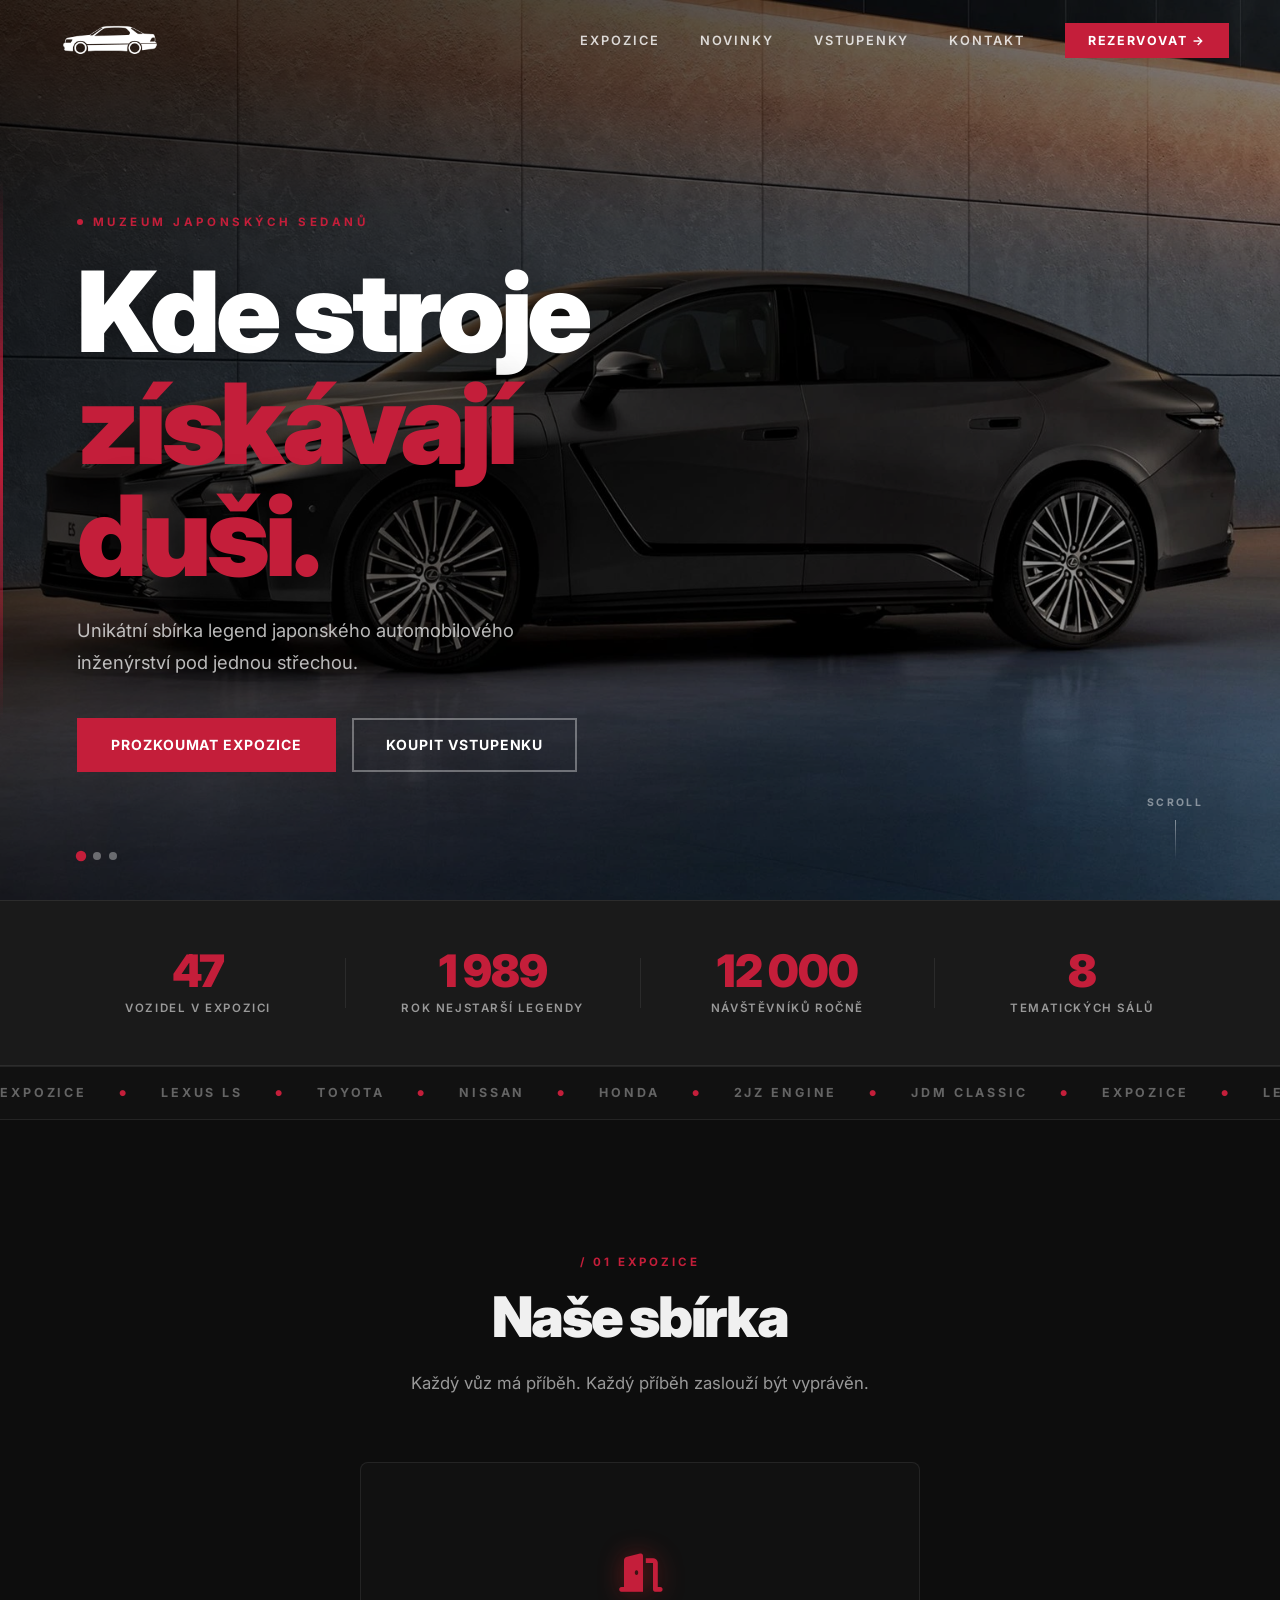
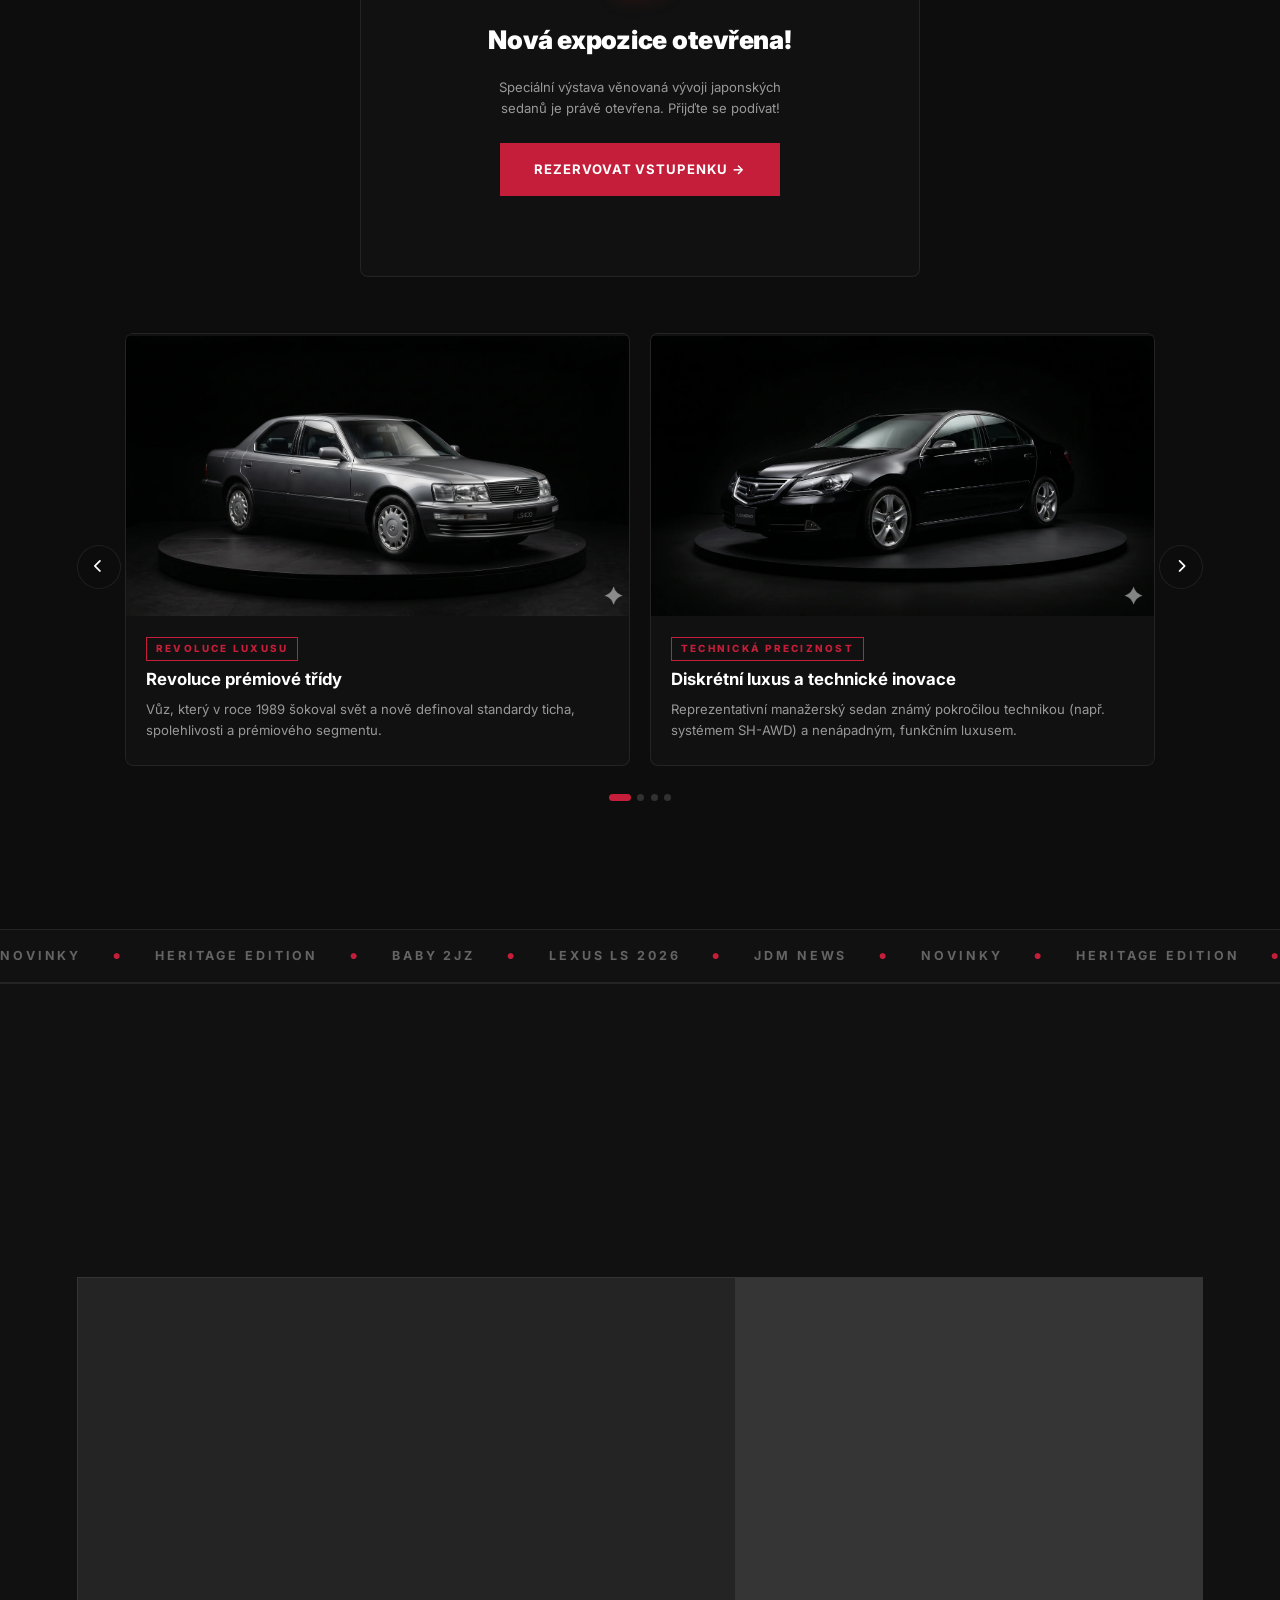
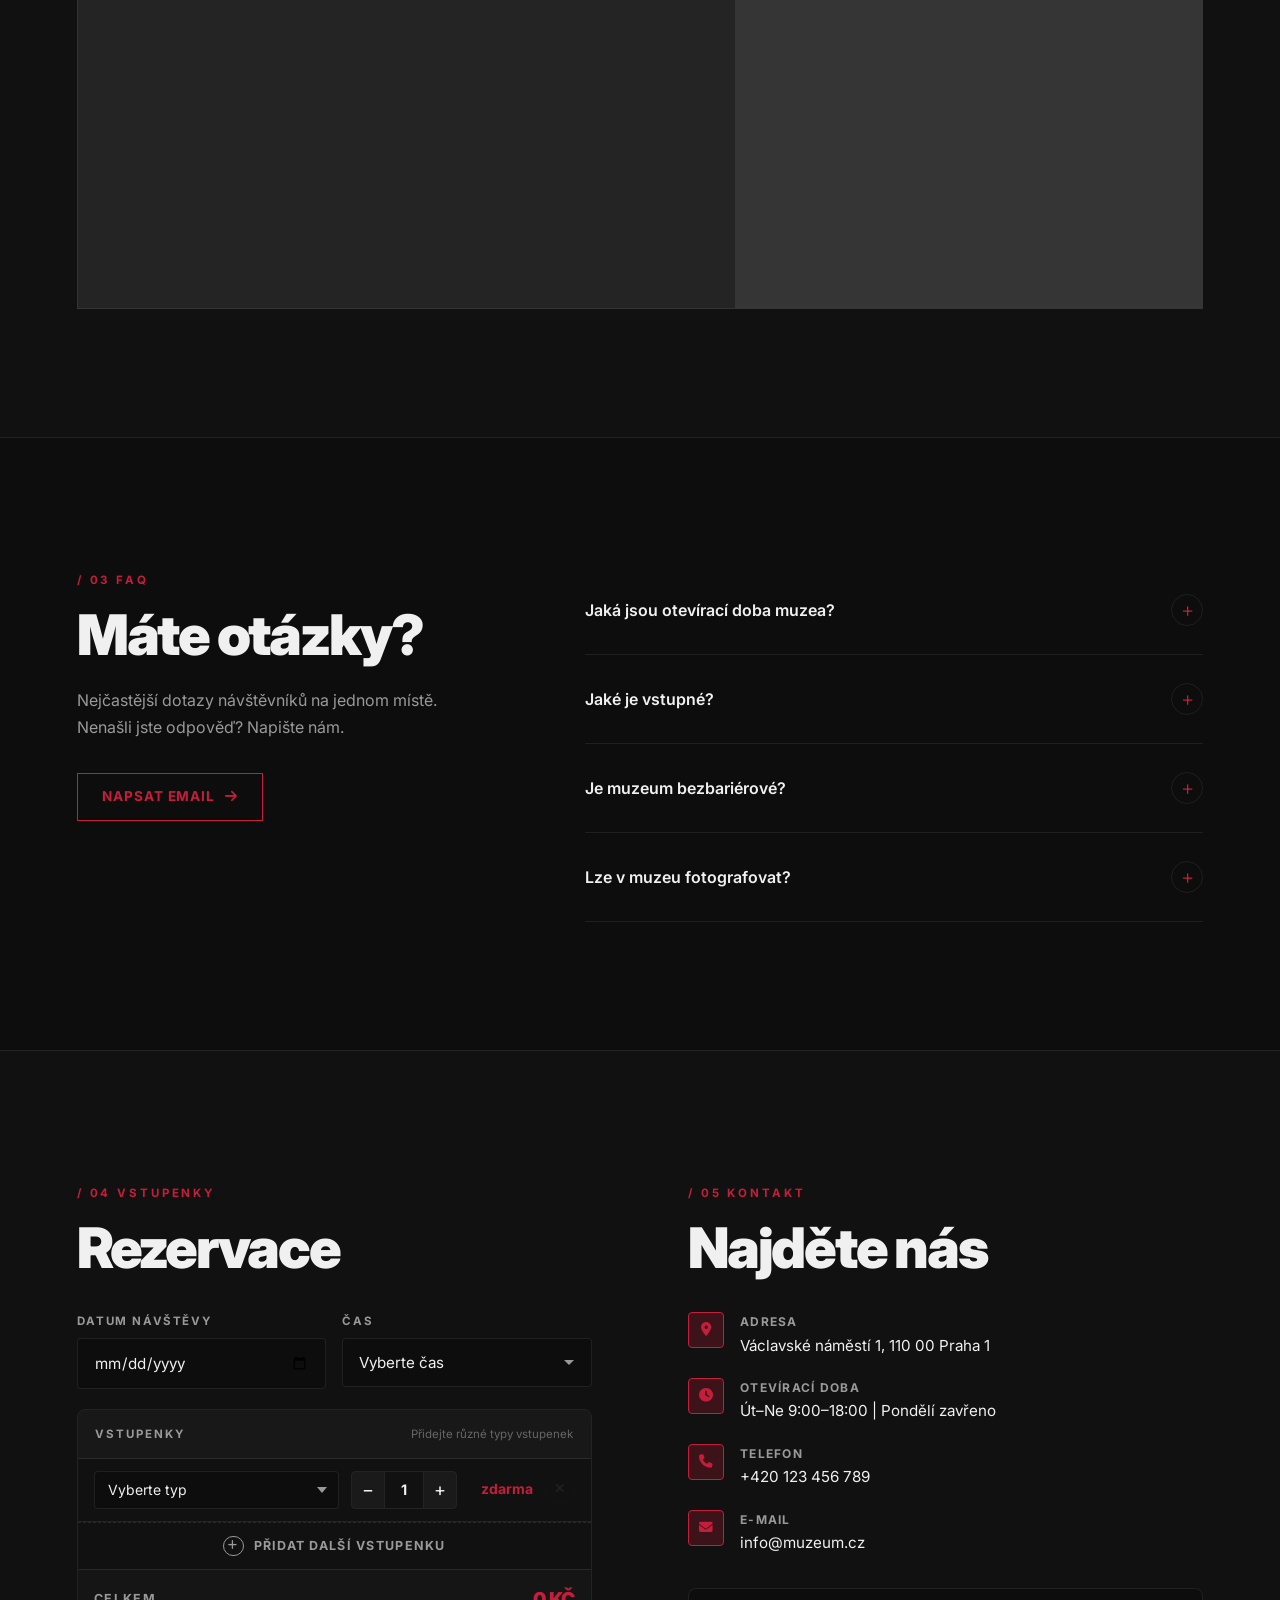
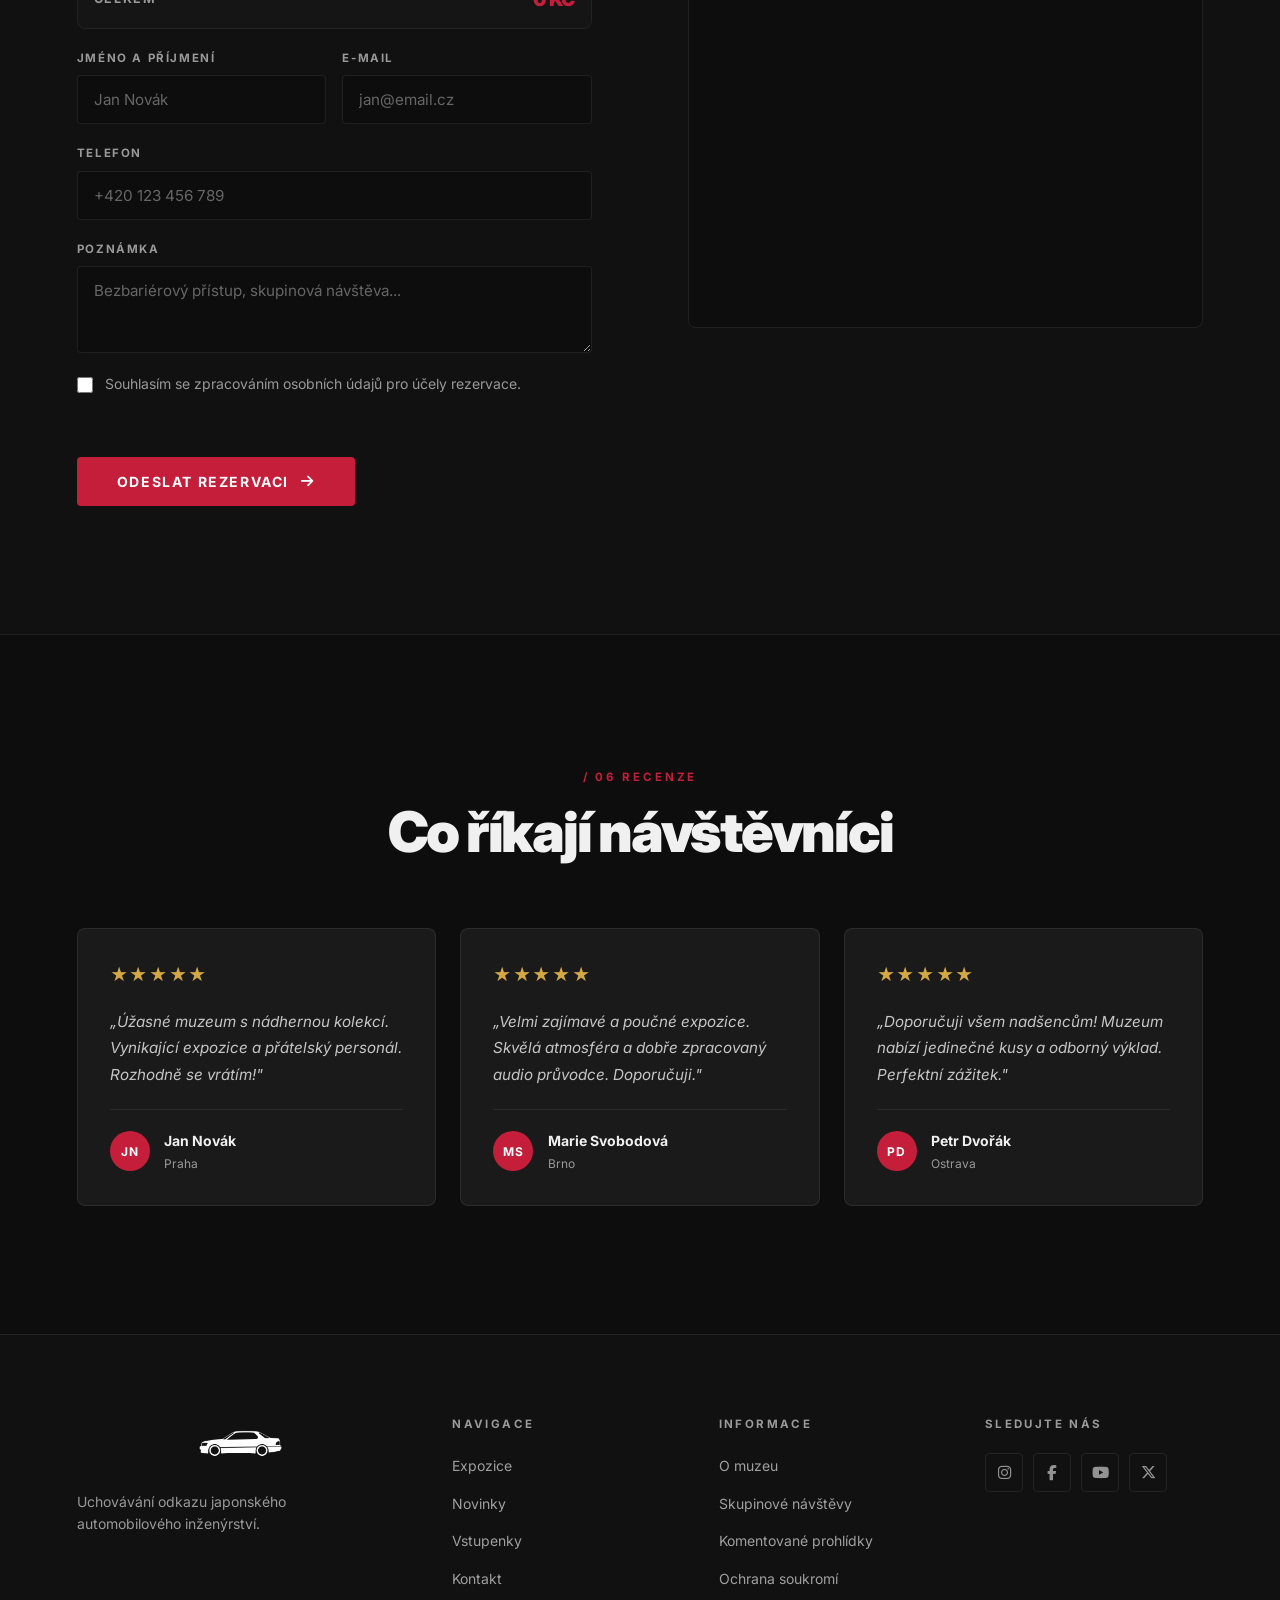
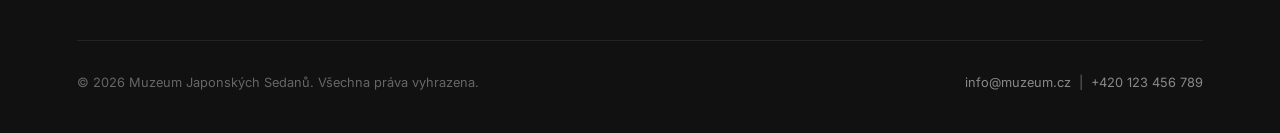
<file: index.html>
<!DOCTYPE html>
<html lang="cs">

<head>
    <meta charset="UTF-8">
    <meta name="viewport" content="width=device-width, initial-scale=1.0">
    <meta name="description"
        content="Muzeum Japonských Sedanů – unikátní sbírka legend japonského automobilového inženýrství. Navštivte nás a zažijte historii na vlastní oči.">
    <title>JAPSED – Muzeum Japonských Sedanů</title>

    <!-- Fonts -->
    <link rel="preconnect" href="https://fonts.googleapis.com">
    <link rel="preconnect" href="https://fonts.gstatic.com" crossorigin>
    <link href="https://fonts.googleapis.com/css2?family=Inter:wght@300;400;500;600;700;900&display=swap"
        rel="stylesheet">

    <!-- Font Awesome (socials + icons) -->
    <link rel="stylesheet" href="https://cdnjs.cloudflare.com/ajax/libs/font-awesome/6.5.0/css/all.min.css">

    <link rel="stylesheet" href="global.css">
</head>

<body>

    <!-- ===================== NAVBAR ===================== -->
    <header class="navbar" id="navbar">
        <a class="navbar-brand" href="#hero" aria-label="Domů">
            <img src="images/logo.png" alt="Logo" class="logo">
        </a>

        <nav aria-label="Hlavní navigace">
            <ul id="main-menu" class="nav-menu">
                <li><a href="#expozice" class="nav-link">Expozice</a></li>
                <li><a href="#novinky" class="nav-link">Novinky</a></li>
                <li><a href="#rezervace" class="nav-link">Vstupenky</a></li>
                <li><a href="#kontakt" class="nav-link">Kontakt</a></li>
                <li><a href="#rezervace" class="nav-cta">Rezervovat →</a></li>
            </ul>
        </nav>

        <button class="nav-toggle" type="button" aria-label="Otevřít menu" aria-expanded="false"
            aria-controls="main-menu">
            <span></span><span></span><span></span>
        </button>
    </header>

    <!-- ===================== HERO ===================== -->
    <section class="hero" id="hero">
        <!-- Background images cycling -->
        <div class="hero-bg">
            <div class="hero-slide active" style="background-image: url('images/webp/header1.webp')"></div>
            <div class="hero-slide" style="background-image: url('images/webp/LexusLs560.webp')"></div>
            <div class="hero-slide" style="background-image: url('images/webp/header2.webp')"></div>
        </div>
        <div class="hero-overlay"></div>

        <div class="hero-content">
            <span class="hero-kicker">Muzeum Japonských Sedanů</span>
            <h1 class="hero-title">
                Kde stroje<br>
                <em>získávají duši.</em>
            </h1>
            <p class="hero-sub">Unikátní sbírka legend japonského automobilového inženýrství pod jednou střechou.</p>
            <div class="hero-actions">
                <a href="#expozice" class="btn-primary">Prozkoumat expozice</a>
                <a href="#rezervace" class="btn-ghost">Koupit vstupenku</a>
            </div>
        </div>

        <!-- Slide indicators -->
        <div class="hero-dots" aria-hidden="true">
            <button class="hero-dot active" data-slide="0"></button>
            <button class="hero-dot" data-slide="1"></button>
            <button class="hero-dot" data-slide="2"></button>
        </div>

        <!-- Scroll hint -->
        <div class="hero-scroll-hint" aria-hidden="true">
            <span>Scroll</span>
            <div class="scroll-line"></div>
        </div>
    </section>

    <!-- ===================== STATS BAR ===================== -->
    <div class="stats-bar">
        <div class="stat-item">
            <span class="stat-number" data-target="47">0</span>
            <span class="stat-label">Vozidel v expozici</span>
        </div>
        <div class="stat-divider"></div>
        <div class="stat-item">
            <span class="stat-number" data-target="1989">0</span>
            <span class="stat-label">Rok nejstarší legendy</span>
        </div>
        <div class="stat-divider"></div>
        <div class="stat-item">
            <span class="stat-number" data-target="12000">0</span>
            <span class="stat-label">Návštěvníků ročně</span>
        </div>
        <div class="stat-divider"></div>
        <div class="stat-item">
            <span class="stat-number" data-target="8">0</span>
            <span class="stat-label">Tematických sálů</span>
        </div>
    </div>

    <!-- ===================== MARQUEE ===================== -->
    <div class="marquee-strip" aria-hidden="true">
        <div class="marquee-track">
            <!-- Kopie 1 obsahu (sada je 3× zopakovaná, aby jedna kopie byla
                 širší než obrazovka i na velkých monitorech → žádná mezera). -->
            <div class="marquee-content">
                <span>EXPOZICE</span><span class="marquee-dot">●</span>
                <span>LEXUS LS</span><span class="marquee-dot">●</span>
                <span>TOYOTA</span><span class="marquee-dot">●</span>
                <span>NISSAN</span><span class="marquee-dot">●</span>
                <span>HONDA</span><span class="marquee-dot">●</span>
                <span>2JZ ENGINE</span><span class="marquee-dot">●</span>
                <span>JDM CLASSIC</span><span class="marquee-dot">●</span>
                <span>EXPOZICE</span><span class="marquee-dot">●</span>
                <span>LEXUS LS</span><span class="marquee-dot">●</span>
                <span>TOYOTA</span><span class="marquee-dot">●</span>
                <span>NISSAN</span><span class="marquee-dot">●</span>
                <span>HONDA</span><span class="marquee-dot">●</span>
                <span>2JZ ENGINE</span><span class="marquee-dot">●</span>
                <span>JDM CLASSIC</span><span class="marquee-dot">●</span>
                <span>EXPOZICE</span><span class="marquee-dot">●</span>
                <span>LEXUS LS</span><span class="marquee-dot">●</span>
                <span>TOYOTA</span><span class="marquee-dot">●</span>
                <span>NISSAN</span><span class="marquee-dot">●</span>
                <span>HONDA</span><span class="marquee-dot">●</span>
                <span>2JZ ENGINE</span><span class="marquee-dot">●</span>
                <span>JDM CLASSIC</span><span class="marquee-dot">●</span>
            </div>
            <!-- Kopie 2 – naprosto stejný obsah (kvůli plynulé smyčce -50%). -->
            <div class="marquee-content" aria-hidden="true">
                <span>EXPOZICE</span><span class="marquee-dot">●</span>
                <span>LEXUS LS</span><span class="marquee-dot">●</span>
                <span>TOYOTA</span><span class="marquee-dot">●</span>
                <span>NISSAN</span><span class="marquee-dot">●</span>
                <span>HONDA</span><span class="marquee-dot">●</span>
                <span>2JZ ENGINE</span><span class="marquee-dot">●</span>
                <span>JDM CLASSIC</span><span class="marquee-dot">●</span>
                <span>EXPOZICE</span><span class="marquee-dot">●</span>
                <span>LEXUS LS</span><span class="marquee-dot">●</span>
                <span>TOYOTA</span><span class="marquee-dot">●</span>
                <span>NISSAN</span><span class="marquee-dot">●</span>
                <span>HONDA</span><span class="marquee-dot">●</span>
                <span>2JZ ENGINE</span><span class="marquee-dot">●</span>
                <span>JDM CLASSIC</span><span class="marquee-dot">●</span>
                <span>EXPOZICE</span><span class="marquee-dot">●</span>
                <span>LEXUS LS</span><span class="marquee-dot">●</span>
                <span>TOYOTA</span><span class="marquee-dot">●</span>
                <span>NISSAN</span><span class="marquee-dot">●</span>
                <span>HONDA</span><span class="marquee-dot">●</span>
                <span>2JZ ENGINE</span><span class="marquee-dot">●</span>
                <span>JDM CLASSIC</span><span class="marquee-dot">●</span>
            </div>
        </div>
    </div>

    <!-- ===================== EXPOZICE ===================== -->
    <section class="section-expozice" id="expozice">
        <div class="section-header reveal">
            <span class="section-tag">/ 01 Expozice</span>
            <h2 class="section-title">Naše sbírka</h2>
            <p class="section-desc">Každý vůz má příběh. Každý příběh zaslouží být vyprávěn.</p>
        </div>

        <!-- Countdown card standalone -->
        <div class="expo-countdown-wrap reveal">
            <article class="countdown-card">
                <div class="countdown-inner">
                    <p class="countdown-label-top">Nová výstava</p>
                    <div id="countdown-display" class="countdown-display">
                        <div class="cd-unit">
                            <span class="cd-num" id="days">00</span>
                            <span class="cd-label">DNŮ</span>
                        </div>
                        <span class="cd-sep">:</span>
                        <div class="cd-unit">
                            <span class="cd-num" id="hours">00</span>
                            <span class="cd-label">HODI</span>
                        </div>
                        <span class="cd-sep">:</span>
                        <div class="cd-unit">
                            <span class="cd-num" id="minutes">00</span>
                            <span class="cd-label">MIN</span>
                        </div>
                        <span class="cd-sep">:</span>
                        <div class="cd-unit">
                            <span class="cd-num" id="seconds">00</span>
                            <span class="cd-label">SEK</span>
                        </div>
                    </div>
                    <p class="countdown-sub">Speciální výstava věnovaná vývoji japonských sedanů otevírá 1. září 2026 ve 12:40.
                    </p>
                </div>
            </article>
        </div>

        <!-- Exhibition Carousel -->
        <div class="expo-carousel reveal" id="expo-carousel">
            <div class="expo-carousel-viewport">
                <div class="expo-carousel-track" id="expo-carousel-track">
                    <!-- Slides appended by JS from CSV -->
                </div>
            </div>

            <!-- Navigation arrows -->
            <button class="expo-carousel-btn expo-carousel-prev" id="expo-carousel-prev"
                aria-label="Předchozí expozice">
                <i class="fas fa-chevron-left"></i>
            </button>
            <button class="expo-carousel-btn expo-carousel-next" id="expo-carousel-next" aria-label="Další expozice">
                <i class="fas fa-chevron-right"></i>
            </button>

            <!-- Dot indicators -->
            <div class="expo-carousel-dots" id="expo-carousel-dots"></div>
        </div>
    </section>

    <!-- ===================== MARQUEE 2 ===================== -->
    <div class="marquee-strip marquee-reverse" aria-hidden="true">
        <div class="marquee-track">
            <!-- Kopie 1 obsahu (sada 3× zopakovaná kvůli šířce). -->
            <div class="marquee-content">
                <span>NOVINKY</span><span class="marquee-dot">●</span>
                <span>HERITAGE EDITION</span><span class="marquee-dot">●</span>
                <span>BABY 2JZ</span><span class="marquee-dot">●</span>
                <span>LEXUS LS 2026</span><span class="marquee-dot">●</span>
                <span>JDM NEWS</span><span class="marquee-dot">●</span>
                <span>NOVINKY</span><span class="marquee-dot">●</span>
                <span>HERITAGE EDITION</span><span class="marquee-dot">●</span>
                <span>BABY 2JZ</span><span class="marquee-dot">●</span>
                <span>LEXUS LS 2026</span><span class="marquee-dot">●</span>
                <span>JDM NEWS</span><span class="marquee-dot">●</span>
                <span>NOVINKY</span><span class="marquee-dot">●</span>
                <span>HERITAGE EDITION</span><span class="marquee-dot">●</span>
                <span>BABY 2JZ</span><span class="marquee-dot">●</span>
                <span>LEXUS LS 2026</span><span class="marquee-dot">●</span>
                <span>JDM NEWS</span><span class="marquee-dot">●</span>
            </div>
            <!-- Kopie 2 – naprosto stejný obsah (kvůli plynulé smyčce -50%). -->
            <div class="marquee-content" aria-hidden="true">
                <span>NOVINKY</span><span class="marquee-dot">●</span>
                <span>HERITAGE EDITION</span><span class="marquee-dot">●</span>
                <span>BABY 2JZ</span><span class="marquee-dot">●</span>
                <span>LEXUS LS 2026</span><span class="marquee-dot">●</span>
                <span>JDM NEWS</span><span class="marquee-dot">●</span>
                <span>NOVINKY</span><span class="marquee-dot">●</span>
                <span>HERITAGE EDITION</span><span class="marquee-dot">●</span>
                <span>BABY 2JZ</span><span class="marquee-dot">●</span>
                <span>LEXUS LS 2026</span><span class="marquee-dot">●</span>
                <span>JDM NEWS</span><span class="marquee-dot">●</span>
                <span>NOVINKY</span><span class="marquee-dot">●</span>
                <span>HERITAGE EDITION</span><span class="marquee-dot">●</span>
                <span>BABY 2JZ</span><span class="marquee-dot">●</span>
                <span>LEXUS LS 2026</span><span class="marquee-dot">●</span>
                <span>JDM NEWS</span><span class="marquee-dot">●</span>
            </div>
        </div>
    </div>

    <!-- ===================== NOVINKY ===================== -->
    <section class="section-news" id="novinky">
        <div class="section-header reveal">
            <span class="section-tag">/ 02 Novinky</span>
            <h2 class="section-title">Aktuálně</h2>
        </div>

        <div class="news-layout">
            <!-- Featured article -->
            <article class="news-featured reveal">
                <div class="news-feat-img-wrap">
                    <img src="images/webp/lexusls.webp" alt="Lexus LS Heritage Edition" class="news-feat-img"
                        loading="lazy">
                    <div class="news-feat-overlay"></div>
                </div>
                <div class="news-feat-body">
                    <span class="news-tag">Automobily</span>
                    <h3 class="news-feat-title">Konec legendy: Lexus LS uzavírá svou kapitolu limitovanou edicí Heritage
                        Edition</h3>
                    <p class="news-feat-text">Příběh, který v roce 1989 šokoval automobilový svět modelem LS400, se po
                        37 letech uzavírá. Lexus oznámil, že modelový rok 2026 je pro sedan LS definitivně poslední.
                        Jako rozlučku značka vydává extrémně limitovanou sérii Heritage Edition v exkluzivní černé barvě
                        „Ninety Noir" s interiérem v kůži Rioja Red a vyšitou siluetou původního LS400 na opěrkách
                        hlavy.</p>
                    <div class="news-meta">
                        <span><i class="far fa-calendar-alt"></i> Červen 2026</span>
                    </div>
                </div>
            </article>

            <!-- Secondary articles -->
            <div class="news-side">
                <article class="news-card reveal" style="--delay: 0.1s">
                    <div class="news-card-img-wrap">
                        <img src="images/webp/2jz.webp" alt="2JZ Motor" class="news-card-img" loading="lazy">
                    </div>
                    <div class="news-card-body">
                        <span class="news-tag">Technologie</span>
                        <h3 class="news-card-title">2JZ na scéně: Toyota testuje nový dvoulitrový turbo motor s výkonem
                            přes 400 koní</h3>
                        <p class="news-card-text">Toyota potvrdila vývoj nového 2.0L přeplňovaného čtyřválce
                            přezdívaného „Baby 2JZ". Motor v továrním nastavení dosahuje 400–450 k, závodní verze pak až
                            600 k.</p>
                        <div class="news-meta">
                            <span><i class="far fa-calendar-alt"></i> Květen 2026</span>
                        </div>
                    </div>
                </article>

                <article class="news-card reveal" style="--delay: 0.2s">
                    <div class="news-card-img-wrap">
                        <img src="images/webp/miraiiiii.webp" alt="Toyota Mirai" class="news-card-img mirai-img" loading="lazy">
                    </div>
                    <div class="news-card-body">
                        <span class="news-tag">Vodík</span>
                        <h3 class="news-card-title">Toyota Mirai třetí generace: vodíkový sedan pro nové desetiletí</h3>
                        <p class="news-card-text">Toyota pracuje na třetí generaci Mirai s dojezdem přes 700 km.
                            Platformu sdílí s Lexus LS a přináší sportovnější design inspirovaný japonskou čistotou
                            linií.</p>
                        <div class="news-meta">
                            <span><i class="far fa-calendar-alt"></i> Duben 2026</span>
                        </div>
                    </div>
                </article>
            </div>
        </div>
    </section>

    <!-- ===================== FAQ ===================== -->
    <section class="section-faq">
        <div class="faq-inner">
            <div class="faq-left reveal">
                <span class="section-tag">/ 03 FAQ</span>
                <h2 class="section-title">Máte otázky?</h2>
                <p class="faq-intro">Nejčastější dotazy návštěvníků na jednom místě. Nenašli jste odpověď? Napište nám.
                </p>
                <a href="mailto:info@muzeum.cz" class="btn-outline">Napsat email <i class="fas fa-arrow-right"></i></a>
            </div>
            <div class="faq-right">
                <div class="faq-item reveal">
                    <button class="faq-question" aria-expanded="false">
                        <span>Jaká jsou otevírací doba muzea?</span>
                        <span class="faq-icon" aria-hidden="true">+</span>
                    </button>
                    <div class="faq-answer" role="region">
                        <p>Muzeum je otevřeno denně od <strong>9:00 do 18:00</strong>. V pondělí je zavřeno. Poslední
                            vstup je v 17:15.</p>
                    </div>
                </div>
                <div class="faq-item reveal" style="--delay: 0.1s">
                    <button class="faq-question" aria-expanded="false">
                        <span>Jaké je vstupné?</span>
                        <span class="faq-icon" aria-hidden="true">+</span>
                    </button>
                    <div class="faq-answer" role="region">
                        <p>Základní vstupné je <strong>250 Kč</strong> pro dospělé, <strong>150 Kč</strong> pro děti a
                            studenty. Rodinné vstupné (2 dospělí + 2 děti) je 650 Kč.</p>
                    </div>
                </div>
                <div class="faq-item reveal" style="--delay: 0.15s">
                    <button class="faq-question" aria-expanded="false">
                        <span>Je muzeum bezbariérové?</span>
                        <span class="faq-icon" aria-hidden="true">+</span>
                    </button>
                    <div class="faq-answer" role="region">
                        <p>Ano, muzeum je plně přizpůsobeno osobám s omezenou pohyblivostí. K dispozici jsou výtahy,
                            bezbariérové toalety a speciální průvodce.</p>
                    </div>
                </div>
                <div class="faq-item reveal" style="--delay: 0.2s">
                    <button class="faq-question" aria-expanded="false">
                        <span>Lze v muzeu fotografovat?</span>
                        <span class="faq-icon" aria-hidden="true">+</span>
                    </button>
                    <div class="faq-answer" role="region">
                        <p>Fotografování pro osobní účely je povoleno a zdarma. Komerční focení vyžaduje předchozí
                            souhlas vedení muzea.</p>
                    </div>
                </div>
            </div>
        </div>
    </section>

    <!-- ===================== REZERVACE + MAPA ===================== -->
    <section class="section-contact" id="rezervace">
        <div class="contact-wrap">
            <!-- FORM -->
            <div class="contact-form-col reveal">
                <span class="section-tag">/ 04 Vstupenky</span>
                <h2 class="section-title">Rezervace</h2>
                <form class="res-form" id="reservation-form" novalidate>
                    <div class="form-row-2">
                        <div class="field">
                            <label for="visit-date">Datum návštěvy</label>
                            <input type="date" id="visit-date" name="visit-date" required>
                        </div>
                        <div class="field">
                            <label for="visit-time">Čas</label>
                            <select id="visit-time" name="visit-time" required>
                                <option value="">Vyberte čas</option>
                                <option value="09:00">09:00</option>
                                <option value="10:30">10:30</option>
                                <option value="12:00">12:00</option>
                                <option value="13:30">13:30</option>
                                <option value="15:00">15:00</option>
                                <option value="16:30">16:30</option>
                            </select>
                        </div>
                    </div>
                    <!-- TICKET BUILDER -->
                    <div class="ticket-builder">
                        <div class="ticket-builder-header">
                            <span class="ticket-builder-label">Vstupenky</span>
                            <span class="ticket-builder-hint">Přidejte různé typy vstupenek</span>
                        </div>

                        <!-- Ticket rows are injected here by JS -->
                        <div class="ticket-rows" id="ticket-rows"></div>

                        <button type="button" class="ticket-add-btn" id="ticket-add-btn">
                            <i class="fas fa-plus"></i>
                            Přidat další vstupenku
                        </button>

                        <!-- Live price summary -->
                        <div class="ticket-summary" id="ticket-summary">
                            <div class="ticket-summary-rows" id="ticket-summary-rows"></div>
                            <div class="ticket-total">
                                <span>Celkem</span>
                                <span id="ticket-total-price">0 Kč</span>
                            </div>
                        </div>
                    </div>
                    <div class="form-row-2">
                        <div class="field">
                            <label for="name">Jméno a příjmení</label>
                            <input type="text" id="name" name="name" autocomplete="name" placeholder="Jan Novák"
                                required>
                        </div>
                        <div class="field">
                            <label for="email">E-mail</label>
                            <input type="email" id="email" name="email" autocomplete="email" placeholder="jan@email.cz"
                                required>
                        </div>
                    </div>
                    <div class="field">
                        <label for="phone">Telefon</label>
                        <input type="tel" id="phone" name="phone" autocomplete="tel" placeholder="+420 123 456 789"
                            required>
                    </div>
                    <div class="field">
                        <label for="message">Poznámka</label>
                        <textarea id="message" name="message" rows="3"
                            placeholder="Bezbariérový přístup, skupinová návštěva..."></textarea>
                    </div>
                    <label class="checkbox-row">
                        <input type="checkbox" id="terms" name="terms" required>
                        <span>Souhlasím se zpracováním osobních údajů pro účely rezervace.</span>
                    </label>
                    <p class="form-status" id="reservation-status" aria-live="polite"></p>
                    <button type="submit" class="btn-submit">
                        <span>Odeslat rezervaci</span>
                        <i class="fas fa-arrow-right"></i>
                    </button>
                </form>
            </div>

            <!-- MAP + INFO -->
            <div class="contact-map-col reveal" style="--delay: 0.15s" id="kontakt">
                <span class="section-tag">/ 05 Kontakt</span>
                <h2 class="section-title">Najděte nás</h2>

                <div class="contact-info-list">
                    <div class="contact-info-item">
                        <i class="fas fa-map-marker-alt"></i>
                        <div>
                            <strong>Adresa</strong>
                            <span>Václavské náměstí 1, 110 00 Praha 1</span>
                        </div>
                    </div>
                    <div class="contact-info-item">
                        <i class="fas fa-clock"></i>
                        <div>
                            <strong>Otevírací doba</strong>
                            <span>Út–Ne 9:00–18:00 | Pondělí zavřeno</span>
                        </div>
                    </div>
                    <div class="contact-info-item">
                        <i class="fas fa-phone"></i>
                        <div>
                            <strong>Telefon</strong>
                            <a href="tel:+420123456789">+420 123 456 789</a>
                        </div>
                    </div>
                    <div class="contact-info-item">
                        <i class="fas fa-envelope"></i>
                        <div>
                            <strong>E-mail</strong>
                            <a href="mailto:info@muzeum.cz">info@muzeum.cz</a>
                        </div>
                    </div>
                </div>

                <div class="map-box">
                    <iframe
                        src="https://www.google.com/maps/embed?pb=!1m18!1m12!1m3!1d2560.097937855!2d14.4221567!3d50.0820074!2m3!1f0!2f0!3f0!3m2!1i1024!2i768!4f13.1!3m3!1m2!1s0x470b94f7f20a90db%3A0x73b0a30c20b6e6e1!2sV%C3%A1clavsk%C3%A9+n%C3%A1m.+1%2C+110+00+Nov%C3%A9+M%C4%9Bsto!5e0!3m2!1scs!2scz!4v1699000000000!5m2!1scs!2scz"
                        title="Mapa muzea" style="border:0;" allowfullscreen="" loading="lazy"
                        referrerpolicy="no-referrer-when-downgrade">
                    </iframe>
                </div>
            </div>
        </div>
    </section>

    <!-- ===================== REVIEWS ===================== -->
    <section class="section-reviews">
        <div class="reviews-inner">
            <div class="section-header reveal">
                <span class="section-tag">/ 06 Recenze</span>
                <h2 class="section-title">Co říkají návštěvníci</h2>
            </div>
            <div class="reviews-grid">
                <div class="review-card reveal" style="--delay: 0s">
                    <div class="review-stars" aria-label="5 hvězd">★★★★★</div>
                    <p class="review-text">„Úžasné muzeum s nádhernou kolekcí. Vynikající expozice a přátelský personál.
                        Rozhodně se vrátím!"</p>
                    <div class="review-author">
                        <div class="review-avatar">JN</div>
                        <div>
                            <strong>Jan Novák</strong>
                            <span>Praha</span>
                        </div>
                    </div>
                </div>
                <div class="review-card reveal" style="--delay: 0.1s">
                    <div class="review-stars" aria-label="5 hvězd">★★★★★</div>
                    <p class="review-text">„Velmi zajímavé a poučné expozice. Skvělá atmosféra a dobře zpracovaný audio
                        průvodce. Doporučuji."</p>
                    <div class="review-author">
                        <div class="review-avatar">MS</div>
                        <div>
                            <strong>Marie Svobodová</strong>
                            <span>Brno</span>
                        </div>
                    </div>
                </div>
                <div class="review-card reveal" style="--delay: 0.2s">
                    <div class="review-stars" aria-label="5 hvězd">★★★★★</div>
                    <p class="review-text">„Doporučuji všem nadšencům! Muzeum nabízí jedinečné kusy a odborný výklad.
                        Perfektní zážitek."</p>
                    <div class="review-author">
                        <div class="review-avatar">PD</div>
                        <div>
                            <strong>Petr Dvořák</strong>
                            <span>Ostrava</span>
                        </div>
                    </div>
                </div>
            </div>
        </div>
    </section>

    <!-- ===================== FOOTER ===================== -->
    <footer class="footer">
        <div class="footer-inner">
            <div class="footer-top">
                <div class="footer-brand">
                    <img src="images/logo.png" alt="Logo" class="footer-logo">
                    <p class="footer-tagline">Uchovávání odkazu japonského automobilového inženýrství.</p>
                </div>

                <div class="footer-links-col">
                    <strong>Navigace</strong>
                    <ul>
                        <li><a href="#expozice">Expozice</a></li>
                        <li><a href="#novinky">Novinky</a></li>
                        <li><a href="#rezervace">Vstupenky</a></li>
                        <li><a href="#kontakt">Kontakt</a></li>
                    </ul>
                </div>

                <div class="footer-links-col">
                    <strong>Informace</strong>
                    <ul>
                        <li><a href="#expozice">O muzeu</a></li>
                        <li><a href="#rezervace">Skupinové návštěvy</a></li>
                        <li><a href="#rezervace">Komentované prohlídky</a></li>
                        <li><a href="#rezervace">Ochrana soukromí</a></li>
                    </ul>
                </div>

                <div class="footer-social-col">
                    <strong>Sledujte nás</strong>
                    <div class="social-links">
                        <a href="https://www.instagram.com/" target="_blank" rel="noopener noreferrer"
                            aria-label="Instagram" class="social-btn">
                            <i class="fab fa-instagram"></i>
                        </a>
                        <a href="https://www.facebook.com/" target="_blank" rel="noopener noreferrer"
                            aria-label="Facebook" class="social-btn">
                            <i class="fab fa-facebook-f"></i>
                        </a>
                        <a href="https://www.youtube.com/" target="_blank" rel="noopener noreferrer"
                            aria-label="YouTube" class="social-btn">
                            <i class="fab fa-youtube"></i>
                        </a>
                        <a href="https://twitter.com/" target="_blank" rel="noopener noreferrer"
                            aria-label="X (Twitter)" class="social-btn">
                            <i class="fab fa-x-twitter"></i>
                        </a>
                    </div>
                </div>
            </div>

            <div class="footer-bottom">
                <p>© 2026 Muzeum Japonských Sedanů. Všechna práva vyhrazena.</p>
                <p><a href="mailto:info@muzeum.cz" class="footer-link">info@muzeum.cz</a> &nbsp;|&nbsp; <a
                        href="tel:+420123456789" class="footer-link">+420 123 456 789</a></p>
            </div>
        </div>
    </footer>

    <script src="script.js"></script>
</body>

</html>
</file>
<file: global.css>
/* ============================================================
   MJSED – Muzeum Japonských Sedanů
   Global Stylesheet — Complete Premium Dark Redesign
   ============================================================ */

@import url('https://fonts.googleapis.com/css2?family=Inter:wght@300;400;500;600;700;900&display=swap');

/* ============================================================
   DESIGN TOKENS
   ============================================================ */
:root {
    --clr-bg: #0d0d0d;
    --clr-bg-2: #111111;
    --clr-bg-3: #161616;
    --clr-surface: #1a1a1a;
    --clr-border: rgba(255, 255, 255, 0.08);
    --clr-border-hover: rgba(255, 255, 255, 0.18);

    --clr-red: #c41e3a;
    --clr-red-dark: #9b1730;
    --clr-red-glow: rgba(196, 30, 58, 0.25);

    --clr-gold: #d4a843;
    --clr-gold-pale: rgba(212, 168, 67, 0.15);

    --clr-white: #f0f0f0;
    --clr-muted: #999;
    --clr-subtle: #666;

    --font-main: 'Inter', sans-serif;

    --radius-sm: 4px;
    --radius-md: 8px;
    --radius-lg: 16px;

    --nav-h: 5rem;
    --section-pad: 8rem 6%;
    --transition: 0.3s cubic-bezier(0.4, 0, 0.2, 1);
}

/* ============================================================
   RESET & BASE
   ============================================================ */
*,
*::before,
*::after {
    box-sizing: border-box;
    margin: 0;
    padding: 0;
}

html {
    scroll-behavior: smooth;
    font-size: 16px;
}

body {
    font-family: var(--font-main);
    background-color: var(--clr-bg);
    color: var(--clr-white);
    line-height: 1.6;
    overflow-x: hidden;
    -webkit-font-smoothing: antialiased;
}

img {
    display: block;
    max-width: 100%;
}

a {
    color: inherit;
    text-decoration: none;
}

ul {
    list-style: none;
}

button {
    font-family: var(--font-main);
    cursor: pointer;
}

/* ============================================================
   REVEAL ANIMATIONS
   ============================================================ */
.reveal {
    opacity: 0;
    transform: translateY(32px);
    transition: opacity 0.7s ease, transform 0.7s ease;
    transition-delay: var(--delay, 0s);
}

.reveal.is-visible {
    opacity: 1;
    transform: translateY(0);
}

/* ============================================================
   TYPOGRAPHY UTILITIES
   ============================================================ */
.section-tag {
    display: inline-block;
    font-size: 0.72rem;
    font-weight: 700;
    letter-spacing: 0.18rem;
    text-transform: uppercase;
    color: var(--clr-red);
    margin-bottom: 1rem;
}

.section-title {
    font-size: clamp(2rem, 5vw, 3.5rem);
    font-weight: 900;
    line-height: 1.1;
    letter-spacing: -0.04em;
    color: var(--clr-white);
    margin-bottom: 1.25rem;
}

.section-desc {
    font-size: 1.05rem;
    color: var(--clr-muted);
    max-width: 480px;
    line-height: 1.7;
}

.section-header {
    text-align: center;
    margin-bottom: 4rem;
}

.section-header .section-desc {
    margin: 0 auto;
}

/* ============================================================
   BUTTONS
   ============================================================ */
.btn-primary {
    display: inline-flex;
    align-items: center;
    gap: 0.5rem;
    padding: 0.875rem 2rem;
    background: var(--clr-red);
    color: #fff;
    font-size: 0.875rem;
    font-weight: 700;
    letter-spacing: 0.06rem;
    text-transform: uppercase;
    border: 2px solid var(--clr-red);
    transition: var(--transition);
    white-space: nowrap;
}

.btn-primary:hover {
    background: var(--clr-red-dark);
    border-color: var(--clr-red-dark);
    transform: translateY(-2px);
}

.btn-ghost {
    display: inline-flex;
    align-items: center;
    gap: 0.5rem;
    padding: 0.875rem 2rem;
    background: transparent;
    color: #fff;
    font-size: 0.875rem;
    font-weight: 700;
    letter-spacing: 0.06rem;
    text-transform: uppercase;
    border: 2px solid rgba(255, 255, 255, 0.35);
    transition: var(--transition);
    white-space: nowrap;
}

.btn-ghost:hover {
    background: rgba(255, 255, 255, 0.08);
    border-color: rgba(255, 255, 255, 0.7);
    transform: translateY(-2px);
}

.btn-outline {
    display: inline-flex;
    align-items: center;
    gap: 0.6rem;
    padding: 0.75rem 1.5rem;
    border: 1.5px solid var(--clr-red);
    color: var(--clr-red);
    font-size: 0.85rem;
    font-weight: 700;
    letter-spacing: 0.06rem;
    text-transform: uppercase;
    transition: var(--transition);
    margin-top: 2rem;
}

.btn-outline:hover {
    background: var(--clr-red);
    color: #fff;
}

/* ============================================================
   NAVBAR
   ============================================================ */
.navbar {
    position: fixed;
    top: 0;
    left: 0;
    right: 0;
    z-index: 9000;
    height: var(--nav-h);
    display: flex;
    align-items: center;
    justify-content: space-between;
    padding: 0 4%;
    background: transparent;
    transition: background 0.4s ease, backdrop-filter 0.4s ease, border-color 0.4s ease;
    border-bottom: 1px solid transparent;
}

.navbar.scrolled {
    background: rgba(13, 13, 13, 0.92);
    backdrop-filter: blur(16px);
    -webkit-backdrop-filter: blur(16px);
    border-bottom-color: var(--clr-border);
}

.navbar-brand {
    display: flex;
    align-items: center;
    gap: 0.75rem;
    z-index: 1;
}

.logo {
    height: 4rem;
    width: auto;
    object-fit: contain;
    filter: brightness(0) invert(1);
    opacity: 1;
}

.nav-menu {
    display: flex;
    align-items: center;
    gap: 2.5rem;
}

.nav-link {
    font-size: 0.8rem;
    font-weight: 600;
    letter-spacing: 0.12rem;
    text-transform: uppercase;
    color: rgba(255, 255, 255, 0.8);
    transition: color var(--transition);
    position: relative;
}

.nav-link::after {
    content: '';
    position: absolute;
    bottom: -4px;
    left: 0;
    right: 0;
    height: 1px;
    background: var(--clr-red);
    transform: scaleX(0);
    transition: transform var(--transition);
}

.nav-link:hover {
    color: #fff;
}

.nav-link:hover::after {
    transform: scaleX(1);
}

.nav-cta {
    padding: 0.55rem 1.4rem;
    background: var(--clr-red);
    color: #fff;
    font-size: 0.78rem;
    font-weight: 700;
    letter-spacing: 0.1rem;
    text-transform: uppercase;
    border: 1.5px solid var(--clr-red);
    transition: var(--transition);
}

.nav-cta:hover {
    background: var(--clr-red-dark);
    border-color: var(--clr-red-dark);
}

/* Hamburger */
.nav-toggle {
    display: none;
    flex-direction: column;
    justify-content: center;
    align-items: center;
    gap: 5px;
    width: 2.75rem;
    height: 2.75rem;
    background: none;
    border: 1.5px solid rgba(255, 255, 255, 0.3);
    padding: 0.6rem;
    z-index: 1;
}

.nav-toggle span {
    display: block;
    width: 100%;
    height: 1.5px;
    background: #fff;
    transition: transform 0.25s ease, opacity 0.25s ease;
}

.nav-toggle.is-open span:nth-child(1) {
    transform: translateY(6.5px) rotate(45deg);
}

.nav-toggle.is-open span:nth-child(2) {
    opacity: 0;
}

.nav-toggle.is-open span:nth-child(3) {
    transform: translateY(-6.5px) rotate(-45deg);
}

/* ============================================================
   HERO
   ============================================================ */
.hero {
    position: relative;
    height: 100svh;
    min-height: 600px;
    overflow: hidden;
    display: flex;
    align-items: center;
}

.hero-bg {
    position: absolute;
    inset: 0;
    z-index: 0;
}

.hero-slide {
    position: absolute;
    inset: 0;
    background-size: cover;
    background-position: center;
    opacity: 0;
    transform: scale(1.06);
    transition: opacity 1.8s ease, transform 12s linear;
}

.hero-slide.active {
    opacity: 1;
    transform: scale(1);
}

.hero-overlay {
    position: absolute;
    inset: 0;
    z-index: 1;
    background: linear-gradient(135deg,
            rgba(0, 0, 0, 0.82) 0%,
            rgba(0, 0, 0, 0.55) 50%,
            rgba(0, 0, 0, 0.3) 100%);
}

/* Red accent line on left */
.hero-overlay::before {
    content: '';
    position: absolute;
    top: 20%;
    left: 0;
    width: 3px;
    height: 60%;
    background: linear-gradient(to bottom, transparent, var(--clr-red), transparent);
}

.hero-content {
    position: relative;
    z-index: 2;
    padding: 0 6%;
    padding-top: var(--nav-h);
    max-width: 760px;
}

.hero-kicker {
    display: inline-block;
    font-size: 0.72rem;
    font-weight: 700;
    letter-spacing: 0.22rem;
    text-transform: uppercase;
    color: var(--clr-red);
    margin-bottom: 1.5rem;
    /* red dot before */
    padding-left: 1rem;
    position: relative;
}

.hero-kicker::before {
    content: '';
    position: absolute;
    left: 0;
    top: 50%;
    transform: translateY(-50%);
    width: 6px;
    height: 6px;
    border-radius: 50%;
    background: var(--clr-red);
}

.hero-title {
    font-size: clamp(3rem, 9vw, 7rem);
    font-weight: 900;
    line-height: 1.0;
    letter-spacing: -0.04em;
    color: #fff;
    margin-bottom: 1.5rem;
    text-shadow: 0 2px 40px rgba(0, 0, 0, 0.4);
}

.hero-title em {
    font-style: normal;
    color: var(--clr-red);
}

.hero-sub {
    font-size: clamp(1rem, 2vw, 1.15rem);
    color: rgba(255, 255, 255, 0.72);
    max-width: 460px;
    line-height: 1.7;
    margin-bottom: 2.5rem;
}

.hero-actions {
    display: flex;
    flex-wrap: wrap;
    gap: 1rem;
}

/* Dots */
.hero-dots {
    position: absolute;
    bottom: 2.5rem;
    left: 6%;
    z-index: 2;
    display: flex;
    gap: 0.5rem;
}

.hero-dot {
    width: 8px;
    height: 8px;
    border-radius: 50%;
    border: none;
    background: rgba(255, 255, 255, 0.35);
    cursor: pointer;
    transition: background 0.3s ease, transform 0.3s ease;
}

.hero-dot.active {
    background: var(--clr-red);
    transform: scale(1.3);
}

/* Scroll hint */
.hero-scroll-hint {
    position: absolute;
    bottom: 2.5rem;
    right: 6%;
    z-index: 2;
    display: flex;
    flex-direction: column;
    align-items: center;
    gap: 0.5rem;
    color: rgba(255, 255, 255, 0.45);
    font-size: 0.65rem;
    font-weight: 700;
    letter-spacing: 0.15rem;
    text-transform: uppercase;
}

.scroll-line {
    width: 1px;
    height: 40px;
    background: linear-gradient(to bottom, rgba(255, 255, 255, 0.45), transparent);
    animation: scrollPulse 1.8s ease-in-out infinite;
}

@keyframes scrollPulse {

    0%,
    100% {
        opacity: 0.4;
        transform: scaleY(1);
    }

    50% {
        opacity: 1;
        transform: scaleY(1.2);
    }
}

/* ============================================================
   STATS BAR
   ============================================================ */
.stats-bar {
    display: flex;
    align-items: center;
    justify-content: center;
    background: var(--clr-surface);
    border-top: 1px solid var(--clr-border);
    border-bottom: 1px solid var(--clr-border);
    padding: 2rem 4%;
    gap: 0;
    flex-wrap: wrap;
}

.stat-item {
    display: flex;
    flex-direction: column;
    align-items: center;
    padding: 1rem 3rem;
    gap: 0.3rem;
    flex: 1;
    min-width: 140px;
}

.stat-number {
    font-size: clamp(2rem, 4vw, 2.8rem);
    font-weight: 900;
    color: var(--clr-red);
    letter-spacing: -0.03em;
    line-height: 1;
}

.stat-label {
    font-size: 0.72rem;
    font-weight: 600;
    letter-spacing: 0.1rem;
    text-transform: uppercase;
    color: var(--clr-muted);
}

.stat-divider {
    width: 1px;
    height: 50px;
    background: var(--clr-border);
    flex-shrink: 0;
}

/* ============================================================
   MARQUEE STRIPS
   ============================================================ */
.marquee-strip {
    background: var(--clr-bg-2);
    border-top: 1px solid var(--clr-border);
    border-bottom: 1px solid var(--clr-border);
    padding: 1rem 0;
    overflow: hidden;
    white-space: nowrap;
}

/* Track = dvě naprosto stejné kopie (.marquee-content) vedle sebe.
   Šířka tracku = 2 kopie; animace -50 % posune přesně o JEDNU kopii,
   takže smyčka je plynulá a nekonečná, bez mezery a bez skoku. */
.marquee-track {
    display: flex;
    width: max-content;
    animation: marquee-ltr 50s linear infinite;
}

.marquee-content {
    display: flex;
    flex-shrink: 0;
    /* kopie se nesmí zúžit – jinak by nesedělo -50% */
    align-items: center;
    gap: 2rem;
    /* konstantní mezera mezi prvky */
    padding-right: 2rem;
    /* stejná mezera i na švu mezi oběma kopiemi */
    font-size: 0.78rem;
    font-weight: 700;
    letter-spacing: 0.18rem;
    text-transform: uppercase;
    color: rgba(255, 255, 255, 0.35);
}

.marquee-reverse .marquee-track {
    animation: marquee-rtl 45s linear infinite;
}

.marquee-dot {
    color: var(--clr-red);
    font-size: 0.5rem;
}

@keyframes marquee-ltr {
    from {
        transform: translateX(0);
    }

    to {
        transform: translateX(-50%);
    }
}

@keyframes marquee-rtl {
    from {
        transform: translateX(-50%);
    }

    to {
        transform: translateX(0);
    }
}

/* ============================================================
   EXPOZICE
   ============================================================ */
.section-expozice {
    padding: var(--section-pad);
    background: var(--clr-bg);
}

/* Countdown standalone wrapper */
.expo-countdown-wrap {
    max-width: 560px;
    margin: 0 auto 3.5rem;
}

/* Countdown card */
.countdown-card {
    background: var(--clr-bg-2);
    display: flex;
    align-items: center;
    justify-content: center;
    position: relative;
    overflow: hidden;
    cursor: default;
    border: 1.5px solid var(--clr-border);
    border-radius: var(--radius-md);
    padding: 2.5rem 1.5rem;
}

/* ============================================================
   EXPO CAROUSEL — Multi-item (independent from hero slider)
   ============================================================ */
.expo-carousel {
    position: relative;
    max-width: 1200px;
    margin: 0 auto;
    padding: 0 3rem;
}

.expo-carousel-viewport {
    overflow: hidden;
    border-radius: var(--radius-md);
}

.expo-carousel-track {
    display: flex;
    gap: 1.25rem;
    transition: transform 0.55s cubic-bezier(0.4, 0, 0.2, 1);
    will-change: transform;
}

/* Jedna karta — na desktopu jsou vidět přesně 2 vedle sebe.
   flex-basis je pevně daný výpočtem (ne auto), jinak by si flexbox vzal
   obří přirozenou šířku obrázku a karty by byly špatně široké. */
/* Wrapper drží proporce — auto nikdy nepřepadne */
.expo-carousel-img-wrap {
    width: 100%;
    aspect-ratio: 16 / 9;
    background: var(--clr-bg-2);
    overflow: hidden;
    display: flex;
    align-items: center;
    justify-content: center;
}

.expo-carousel-img-wrap img {
    width: 100%;
    height: 100%;
    object-fit: contain;
    display: block;
}

.expo-carousel-slide {
    flex: 0 0 calc((100% - 1.25rem) / 2);
    position: relative;
    overflow: hidden;
    border-radius: var(--radius-md);
    border: 1.5px solid var(--clr-border);
    background: var(--clr-bg-2);
    cursor: pointer;
    transition: border-color var(--transition), box-shadow var(--transition);
}

.expo-carousel-slide:hover {
    border-color: var(--clr-border-hover);
    box-shadow: 0 8px 32px rgba(0, 0, 0, 0.4);
}

.expo-carousel-slide img {
    width: 100%;
    height: 280px;
    object-fit: cover;
    display: block;
    transition: transform 0.6s cubic-bezier(0.19, 1, 0.22, 1);
}

.expo-carousel-slide:hover img {
    transform: scale(1.05);
}

/* Card body (below image) */
.expo-carousel-body {
    padding: 1.25rem 1.25rem 1.5rem;
    display: flex;
    flex-direction: column;
    gap: 0.5rem;
}

.expo-carousel-tag {
    display: inline-block;
    font-size: 0.62rem;
    font-weight: 800;
    letter-spacing: 0.14rem;
    text-transform: uppercase;
    color: var(--clr-red);
    border: 1px solid var(--clr-red);
    padding: 0.2rem 0.55rem;
    width: max-content;
}

.expo-carousel-title {
    font-size: 1.05rem;
    font-weight: 700;
    color: #fff;
    line-height: 1.3;
    overflow-wrap: break-word;
    word-break: break-word;
}

.expo-carousel-desc {
    font-size: 0.82rem;
    color: var(--clr-muted);
    line-height: 1.6;
    max-height: calc(0.82rem * 1.6 * 3);
    overflow: hidden;
}

/* Navigation arrows */
.expo-carousel-btn {
    position: absolute;
    top: 50%;
    transform: translateY(-50%);
    width: 2.75rem;
    height: 2.75rem;
    border: 1.5px solid var(--clr-border);
    border-radius: 50%;
    background: rgba(13, 13, 13, 0.85);
    backdrop-filter: blur(8px);
    color: #fff;
    font-size: 0.85rem;
    cursor: pointer;
    display: flex;
    align-items: center;
    justify-content: center;
    z-index: 5;
    transition: var(--transition);
}

.expo-carousel-btn:hover {
    background: var(--clr-red);
    border-color: var(--clr-red);
    transform: translateY(-50%) scale(1.08);
}

.expo-carousel-btn:disabled {
    opacity: 0.25;
    cursor: not-allowed;
    pointer-events: none;
}

.expo-carousel-prev {
    left: 0;
}

.expo-carousel-next {
    right: 0;
}

/* Dot indicators */
.expo-carousel-dots {
    display: flex;
    justify-content: center;
    gap: 0.4rem;
    margin-top: 1.75rem;
}

.expo-carousel-dot {
    width: 7px;
    height: 7px;
    border-radius: 50%;
    border: none;
    background: rgba(255, 255, 255, 0.15);
    cursor: pointer;
    transition: background 0.3s ease, width 0.3s ease, border-radius 0.3s ease;
    padding: 0;
}

.expo-carousel-dot.is-active {
    background: var(--clr-red);
    width: 22px;
    border-radius: 4px;
}

/* CSV load error */
.csv-error {
    padding: 3rem;
    text-align: center;
    color: var(--clr-muted);
    font-size: 0.9rem;
}

/* Countdown — inner content wrapper (sdílené odpočtem i "opened" stavem) */
.countdown-inner {
    position: relative;
    z-index: 1;
    text-align: center;
    padding: 1.5rem;
}

.countdown-label-top {
    font-size: 0.72rem;
    font-weight: 700;
    letter-spacing: 0.18rem;
    text-transform: uppercase;
    color: var(--clr-red);
    margin-bottom: 1.25rem;
}

.countdown-display {
    display: flex;
    align-items: center;
    gap: 0.5rem;
    justify-content: center;
    margin-bottom: 1rem;
}

.cd-unit {
    display: flex;
    flex-direction: column;
    align-items: center;
    gap: 0.3rem;
}

.cd-num {
    font-size: clamp(1.8rem, 4vw, 3rem);
    font-weight: 900;
    color: #fff;
    line-height: 1;
    letter-spacing: -0.02em;
    font-variant-numeric: tabular-nums;
    background: rgba(255, 255, 255, 0.05);
    padding: 0.4rem 0.6rem;
    border: 1px solid var(--clr-border);
    min-width: 3ch;
    text-align: center;
}

.cd-sep {
    font-size: 2rem;
    font-weight: 900;
    color: var(--clr-red);
    line-height: 1;
    margin-top: -0.5rem;
    user-select: none;
}

.cd-label {
    font-size: 0.6rem;
    font-weight: 700;
    letter-spacing: 0.1rem;
    text-transform: uppercase;
    color: var(--clr-muted);
}

.countdown-sub {
    font-size: 0.8rem;
    color: var(--clr-muted);
    line-height: 1.6;
    max-width: 260px;
    margin: 0 auto;
}

/* Countdown – "opened" state */
.countdown-opened {
    display: flex;
    flex-direction: column;
    align-items: center;
    gap: 1rem;
    padding: 1rem 0;
    animation: countdownFadeIn 0.6s ease-out;
}

@keyframes countdownFadeIn {
    from {
        opacity: 0;
        transform: translateY(12px);
    }

    to {
        opacity: 1;
        transform: translateY(0);
    }
}

.countdown-opened-icon {
    font-size: 2.4rem;
    color: var(--clr-red);
    filter: drop-shadow(0 0 12px rgba(200, 30, 30, 0.45));
    animation: countdownPulse 2s ease-in-out infinite;
}

@keyframes countdownPulse {

    0%,
    100% {
        transform: scale(1);
    }

    50% {
        transform: scale(1.12);
    }
}

.countdown-opened-title {
    font-size: clamp(1.2rem, 3vw, 1.6rem);
    font-weight: 900;
    color: #fff;
    letter-spacing: -0.01em;
    margin: 0;
}

.countdown-opened-text {
    font-size: 0.82rem;
    color: var(--clr-muted);
    line-height: 1.6;
    max-width: 300px;
    text-align: center;
    margin: 0;
}

.countdown-opened-btn {
    margin-top: 0.5rem;
    font-size: 0.82rem;
}

/* ============================================================
   NEWS / NOVINKY
   ============================================================ */
.section-news {
    padding: var(--section-pad);
    background: var(--clr-bg-2);
    border-top: 1px solid var(--clr-border);
}

.news-layout {
    display: grid;
    grid-template-columns: 1.4fr 1fr;
    gap: 2px;
    background: var(--clr-border);
    border: 1.5px solid var(--clr-border);
}

/* Featured */
.news-featured {
    position: relative;
    overflow: hidden;
    min-height: 600px;
    display: flex;
    flex-direction: column;
    background: var(--clr-bg);
}

.news-feat-img-wrap {
    position: absolute;
    inset: 0;
    z-index: 0;
}

.news-feat-img {
    width: 100%;
    height: 100%;
    object-fit: cover;
    object-position: center;
    transition: transform 0.8s cubic-bezier(0.19, 1, 0.22, 1);
}

.news-featured:hover .news-feat-img {
    transform: scale(1.04);
}

.news-feat-overlay {
    position: absolute;
    inset: 0;
    background: linear-gradient(to top,
            rgba(0, 0, 0, 0.95) 0%,
            rgba(0, 0, 0, 0.6) 40%,
            rgba(0, 0, 0, 0.1) 100%);
}

.news-feat-body {
    position: relative;
    z-index: 1;
    margin-top: auto;
    padding: 2.5rem;
}

.news-tag {
    display: inline-block;
    font-size: 0.65rem;
    font-weight: 800;
    letter-spacing: 0.15rem;
    text-transform: uppercase;
    color: var(--clr-red);
    border: 1px solid var(--clr-red);
    padding: 0.25rem 0.65rem;
    margin-bottom: 1rem;
}

.news-feat-title {
    font-size: clamp(1.15rem, 2.5vw, 1.6rem);
    font-weight: 700;
    color: #fff;
    line-height: 1.3;
    margin-bottom: 1rem;
}

.news-feat-text {
    font-size: 0.9rem;
    color: rgba(255, 255, 255, 0.7);
    line-height: 1.7;
    margin-bottom: 1rem;
}

.news-meta {
    font-size: 0.75rem;
    color: var(--clr-muted);
    display: flex;
    gap: 1rem;
    align-items: center;
}

.news-meta i {
    color: var(--clr-red);
}

/* Side cards */
.news-side {
    display: flex;
    flex-direction: column;
    gap: 2px;
    background: var(--clr-border);
}

.news-card {
    flex: 1;
    display: grid;
    grid-template-columns: 180px 1fr;
    background: var(--clr-bg);
    overflow: hidden;
    min-height: 200px;
    transition: background var(--transition);
}

.news-card:hover {
    background: var(--clr-bg-3);
}

.news-card-img-wrap {
    overflow: hidden;
    position: relative;
}

.news-card-img {
    width: 100%;
    height: 100%;
    object-fit: cover;
    transition: transform 0.6s ease;
}

.mirai-img {
    object-position: 45% center;
}

.news-card:hover .news-card-img {
    transform: scale(1.06);
}

.news-card-body {
    padding: 1.75rem;
    display: flex;
    flex-direction: column;
    justify-content: center;
    gap: 0.5rem;
}

.news-card-title {
    font-size: 0.95rem;
    font-weight: 700;
    color: #fff;
    line-height: 1.4;
}

.news-card-text {
    font-size: 0.82rem;
    color: var(--clr-muted);
    line-height: 1.65;
}

/* ============================================================
   FAQ
   ============================================================ */
.section-faq {
    padding: var(--section-pad);
    background: var(--clr-bg);
    border-top: 1px solid var(--clr-border);
}

.faq-inner {
    display: grid;
    grid-template-columns: 1fr 1.5fr;
    gap: 6rem;
    max-width: 1200px;
    margin: 0 auto;
    align-items: start;
}

.faq-left {
    position: sticky;
    top: calc(var(--nav-h) + 2rem);
}

.faq-intro {
    font-size: 1rem;
    color: var(--clr-muted);
    line-height: 1.7;
    margin-bottom: 0;
}

.faq-right {
    display: flex;
    flex-direction: column;
}

.faq-item {
    border-bottom: 1px solid var(--clr-border);
}

.faq-question {
    display: flex;
    justify-content: space-between;
    align-items: center;
    width: 100%;
    padding: 1.75rem 0;
    background: none;
    border: none;
    color: var(--clr-white);
    text-align: left;
    gap: 1rem;
    cursor: pointer;
    transition: color var(--transition);
}

.faq-question:hover {
    color: #fff;
}

.faq-question>span:first-child {
    font-size: 1rem;
    font-weight: 600;
    line-height: 1.4;
    flex: 1;
}

.faq-icon {
    display: flex;
    align-items: center;
    justify-content: center;
    width: 2rem;
    height: 2rem;
    border: 1.5px solid var(--clr-border);
    border-radius: 50%;
    font-size: 1.3rem;
    font-weight: 300;
    color: var(--clr-red);
    flex-shrink: 0;
    transition: transform 0.3s ease, background var(--transition), border-color var(--transition);
}

.faq-question[aria-expanded="true"] .faq-icon {
    transform: rotate(45deg);
    background: var(--clr-red);
    border-color: var(--clr-red);
    color: #fff;
}

.faq-answer {
    overflow: hidden;
    max-height: 0;
    transition: max-height 0.4s ease, padding 0.4s ease;
    padding: 0;
}

.faq-answer.open {
    padding-bottom: 1.5rem;
}

.faq-answer p {
    font-size: 0.95rem;
    color: var(--clr-muted);
    line-height: 1.75;
    border-left: 2px solid var(--clr-red);
    padding-left: 1rem;
}

.faq-answer strong {
    color: var(--clr-white);
}

/* ============================================================
   CONTACT / RESERVATION
   ============================================================ */
.section-contact {
    padding: var(--section-pad);
    background: var(--clr-bg-2);
    border-top: 1px solid var(--clr-border);
}

.contact-wrap {
    display: grid;
    grid-template-columns: 1fr 1fr;
    gap: 6rem;
    max-width: 1300px;
    margin: 0 auto;
}

/* Form */
.res-form {
    display: flex;
    flex-direction: column;
    gap: 1.25rem;
    margin-top: 2rem;
}

.form-row-2 {
    display: grid;
    grid-template-columns: 1fr 1fr;
    gap: 1rem;
}

.field {
    display: flex;
    flex-direction: column;
    gap: 0.5rem;
}

.field label {
    font-size: 0.72rem;
    font-weight: 700;
    letter-spacing: 0.1rem;
    text-transform: uppercase;
    color: var(--clr-muted);
}

.field input,
.field select,
.field textarea {
    width: 100%;
    padding: 0.875rem 1rem;
    background: var(--clr-bg);
    border: 1.5px solid var(--clr-border);
    color: var(--clr-white);
    font-family: var(--font-main);
    font-size: 0.95rem;
    transition: border-color var(--transition), box-shadow var(--transition);
    border-radius: var(--radius-sm);
    outline: none;
    appearance: none;
    -webkit-appearance: none;
}

.field select {
    background-image: url("data:image/svg+xml,%3Csvg xmlns='http://www.w3.org/2000/svg' width='12' height='8' viewBox='0 0 12 8'%3E%3Cpath fill='%23999' d='M1 1l5 5 5-5'/%3E%3C/svg%3E");
    background-repeat: no-repeat;
    background-position: right 1rem center;
    padding-right: 2.5rem;
}

.field select option {
    background: var(--clr-bg);
    color: var(--clr-white);
}

.field input::placeholder,
.field textarea::placeholder {
    color: var(--clr-subtle);
}

.field input:focus,
.field select:focus,
.field textarea:focus {
    border-color: var(--clr-red);
    box-shadow: 0 0 0 3px var(--clr-red-glow);
}

.was-validated .field input:invalid,
.was-validated .field select:invalid,
.was-validated .field textarea:invalid {
    border-color: #e05;
}

.checkbox-row {
    display: flex;
    align-items: flex-start;
    gap: 0.75rem;
    font-size: 0.875rem;
    color: var(--clr-muted);
    line-height: 1.5;
    cursor: pointer;
}

.checkbox-row input {
    width: 1rem;
    height: 1rem;
    margin-top: 0.2rem;
    accent-color: var(--clr-red);
    flex-shrink: 0;
}

.form-status {
    font-size: 0.875rem;
    font-weight: 600;
    min-height: 1.4rem;
}

.form-status.is-success {
    color: #4ade80;
}

.form-status.is-error {
    color: #f87171;
}

.btn-submit {
    display: inline-flex;
    align-items: center;
    justify-content: center;
    gap: 0.75rem;
    padding: 1rem 2.5rem;
    background: var(--clr-red);
    color: #fff;
    border: none;
    font-size: 0.875rem;
    font-weight: 700;
    letter-spacing: 0.1rem;
    text-transform: uppercase;
    border-radius: var(--radius-sm);
    transition: var(--transition);
    align-self: flex-start;
}

.btn-submit:hover {
    background: var(--clr-red-dark);
    transform: translateY(-2px);
}

/* Contact info */
.contact-info-list {
    display: flex;
    flex-direction: column;
    gap: 1.25rem;
    margin: 2rem 0 2rem;
}

.contact-info-item {
    display: flex;
    align-items: flex-start;
    gap: 1rem;
}

.contact-info-item i {
    width: 2.25rem;
    height: 2.25rem;
    background: var(--clr-red-glow);
    border: 1px solid var(--clr-red);
    color: var(--clr-red);
    display: flex;
    align-items: center;
    justify-content: center;
    border-radius: var(--radius-sm);
    flex-shrink: 0;
    font-size: 0.85rem;
}

.contact-info-item div {
    display: flex;
    flex-direction: column;
    gap: 0.15rem;
}

.contact-info-item strong {
    font-size: 0.75rem;
    font-weight: 700;
    letter-spacing: 0.08rem;
    text-transform: uppercase;
    color: var(--clr-muted);
}

.contact-info-item span,
.contact-info-item a {
    font-size: 0.95rem;
    color: var(--clr-white);
    transition: color var(--transition);
}

.contact-info-item a:hover {
    color: var(--clr-red);
}

/* Map */
.map-box {
    width: 100%;
    height: 340px;
    overflow: hidden;
    border: 1.5px solid var(--clr-border);
    border-radius: var(--radius-md);
    background: var(--clr-bg);
}

.map-box iframe {
    width: 100%;
    height: 100%;
    display: block;
    filter: invert(0.85) hue-rotate(180deg) grayscale(0.2);
}

/* ============================================================
   REVIEWS
   ============================================================ */
.section-reviews {
    padding: var(--section-pad);
    background: var(--clr-bg);
    border-top: 1px solid var(--clr-border);
}

.reviews-inner {
    max-width: 1200px;
    margin: 0 auto;
}

.reviews-grid {
    display: grid;
    grid-template-columns: repeat(3, 1fr);
    gap: 1.5rem;
}

.review-card {
    background: var(--clr-surface);
    border: 1px solid var(--clr-border);
    border-radius: var(--radius-md);
    padding: 2rem;
    display: flex;
    flex-direction: column;
    gap: 1.25rem;
    transition: border-color var(--transition), transform var(--transition);
}

.review-card:hover {
    border-color: var(--clr-red);
    transform: translateY(-4px);
}

.review-stars {
    color: var(--clr-gold);
    font-size: 1.1rem;
    letter-spacing: 0.1rem;
}

.review-text {
    font-size: 0.95rem;
    color: rgba(255, 255, 255, 0.75);
    line-height: 1.75;
    flex-grow: 1;
    font-style: italic;
}

.review-author {
    display: flex;
    align-items: center;
    gap: 0.9rem;
    border-top: 1px solid var(--clr-border);
    padding-top: 1.25rem;
}

.review-avatar {
    width: 2.5rem;
    height: 2.5rem;
    border-radius: 50%;
    background: var(--clr-red);
    color: #fff;
    font-size: 0.75rem;
    font-weight: 700;
    display: flex;
    align-items: center;
    justify-content: center;
    flex-shrink: 0;
    letter-spacing: 0.05rem;
}

.review-author>div {
    display: flex;
    flex-direction: column;
    gap: 0.1rem;
}

.review-author strong {
    font-size: 0.875rem;
    color: var(--clr-white);
    font-weight: 700;
}

.review-author span {
    font-size: 0.75rem;
    color: var(--clr-muted);
}

/* ============================================================
   FOOTER
   ============================================================ */
.footer {
    background: var(--clr-bg-2);
    border-top: 1px solid var(--clr-border);
    padding: 5rem 6% 2.5rem;
}

.footer-inner {
    max-width: 1300px;
    margin: 0 auto;
}

.footer-top {
    display: grid;
    grid-template-columns: 1.5fr 1fr 1fr 1fr;
    gap: 3rem;
    padding-bottom: 3rem;
    border-bottom: 1px solid var(--clr-border);
    margin-bottom: 2rem;
}

.footer-brand {
    display: flex;
    flex-direction: column;
    gap: 0.5rem;
}

.footer-logo {
    height: 3.5rem;
    width: auto;
    object-fit: contain;
    filter: brightness(0) invert(1);
    opacity: 1;
    margin-bottom: 0.25rem;
}

.footer-tagline {
    font-size: 0.875rem;
    color: var(--clr-muted);
    line-height: 1.6;
    max-width: 260px;
    margin-top: 0.5rem;
}

.footer-links-col strong,
.footer-social-col strong {
    display: block;
    font-size: 0.72rem;
    font-weight: 700;
    letter-spacing: 0.15rem;
    text-transform: uppercase;
    color: var(--clr-muted);
    margin-bottom: 1.25rem;
}

.footer-links-col ul {
    display: flex;
    flex-direction: column;
    gap: 0.75rem;
}

.footer-links-col ul a {
    font-size: 0.875rem;
    color: rgba(255, 255, 255, 0.6);
    transition: color var(--transition);
}

.footer-links-col ul a:hover {
    color: var(--clr-red);
}

/* Social buttons */
.social-links {
    display: flex;
    flex-wrap: wrap;
    gap: 0.6rem;
}

.social-btn {
    display: inline-flex;
    align-items: center;
    justify-content: center;
    width: 2.4rem;
    height: 2.4rem;
    border: 1.5px solid var(--clr-border);
    border-radius: var(--radius-sm);
    color: rgba(255, 255, 255, 0.55);
    font-size: 0.95rem;
    transition: var(--transition);
}

.social-btn:hover {
    border-color: var(--clr-red);
    color: var(--clr-red);
    transform: translateY(-3px);
}

/* Footer bottom */
.footer-bottom {
    display: flex;
    justify-content: space-between;
    align-items: center;
    flex-wrap: wrap;
    gap: 0.5rem;
}

.footer-bottom p {
    font-size: 0.8rem;
    color: var(--clr-subtle);
}

.footer-link {
    color: rgba(255, 255, 255, 0.5);
    transition: color var(--transition);
}

.footer-link:hover {
    color: var(--clr-red);
}

/* ============================================================
   RESPONSIVE — TABLET (≤ 1100px)
   ============================================================ */
@media (max-width: 1100px) {
    :root {
        --section-pad: 6rem 4%;
    }

    .faq-inner {
        grid-template-columns: 1fr;
        gap: 3rem;
    }

    .faq-left {
        position: static;
    }

    .contact-wrap {
        grid-template-columns: 1fr;
        gap: 4rem;
    }

    .news-layout {
        grid-template-columns: 1fr;
    }

    .news-featured {
        min-height: 500px;
    }

    .news-side {
        gap: 2px;
    }

    .footer-top {
        grid-template-columns: 1fr 1fr;
        gap: 2.5rem;
    }

    .reviews-grid {
        grid-template-columns: repeat(2, 1fr);
    }
}

/* ============================================================
   RESPONSIVE — MOBILE (≤ 768px)
   ============================================================ */
@media (max-width: 768px) {
    :root {
        --section-pad: 5rem 5%;
        --nav-h: 4.5rem;
    }

    /* Nav */
    .navbar {
        padding: 0 5%;
    }

    .navbar.scrolled {
        background: rgba(10, 10, 10, 0.96);
    }

    .nav-toggle {
        display: flex;
    }

    header.navbar>nav {
        position: fixed;
        top: var(--nav-h);
        left: 0;
        right: 0;
        background: rgba(10, 10, 10, 0.98);
        backdrop-filter: blur(12px);
        border-bottom: 1px solid var(--clr-border);
        transform: translateY(-110%);
        visibility: hidden;
        transition: transform 0.35s cubic-bezier(0.4, 0, 0.2, 1), visibility 0s 0.35s;
        z-index: 8999;
    }

    header.navbar>nav.is-open {
        transform: translateY(0);
        visibility: visible;
        transition: transform 0.35s cubic-bezier(0.4, 0, 0.2, 1), visibility 0s 0s;
    }

    .nav-menu {
        flex-direction: column;
        align-items: stretch;
        gap: 0;
        padding: 0.5rem 0;
    }

    .nav-menu li {
        border-bottom: 1px solid var(--clr-border);
    }

    .nav-link {
        display: block;
        padding: 1.1rem 5%;
        font-size: 0.9rem;
    }

    .nav-link::after {
        display: none;
    }

    .nav-cta {
        margin: 1rem 5%;
        padding: 0.875rem 1.5rem;
        text-align: center;
        display: block;
    }

    /* Hero — mobilní vertikální stack:
       1) text nahoře na tmavém pozadí (čitelný bez overlay)
       2) obrázek auta pod textem (contain — celé viditelné)
       3) CTA tlačítka na šířku pro snadné klepnutí
       4) tečky navigace dole */
    .hero {
        height: auto;
        min-height: auto;
        flex-direction: column;
        align-items: stretch;
    }

    .hero-content {
        position: relative;
        z-index: 2;
        padding: calc(var(--nav-h) + 1.5rem) 5% 2rem;
        background: var(--clr-bg);
        max-width: none;
        order: 1;
        text-align: center;
    }

    .hero-sub {
        margin-left: auto;
        margin-right: auto;
    }

    .hero-bg {
        position: relative;
        order: 2;
        height: 56vw;
        min-height: 220px;
        max-height: 380px;
        background: var(--clr-bg);
    }

    /* Auto celé viditelné, žádné oříznutí */
    .hero-slide {
        background-size: contain;
        background-position: center;
        background-repeat: no-repeat;
    }

    /* Overlay není potřeba — text leží na tmavém pozadí */
    .hero-overlay {
        display: none;
    }

    .hero-dots {
        position: relative;
        bottom: auto;
        left: auto;
        order: 3;
        justify-content: center;
        padding: 1rem 0 2rem;
        background: var(--clr-bg);
    }

    .hero-scroll-hint {
        display: none;
    }

    .hero-actions {
        flex-direction: column;
    }

    /* Plná šířka tlačítek pro snadné thumb-tapping */
    .hero-actions .btn-primary,
    .hero-actions .btn-ghost {
        width: 100%;
        text-align: center;
        justify-content: center;
    }

    /* Stats */
    .stats-bar {
        gap: 0;
        padding: 0;
    }

    /* Statistiky pod sebe – každá na vlastním řádku, oddělené linkou */
    .stat-item {
        flex: 0 0 100%;
        padding: 1.5rem 1rem;
        border-bottom: 1px solid var(--clr-border);
    }

    .stat-item:last-child {
        border-bottom: none;
    }

    .stat-divider {
        display: none;
    }

    /* Expo carousel na mobilu: jen 1 karta na obrazovku */
    .expo-carousel {
        padding: 0 2.25rem;
    }

    .expo-carousel-slide {
        flex: 0 0 100%;
    }

    /* Obrázek auta – wrapper drží 16:9 na všech šířkách */
    .expo-carousel-img-wrap {
        aspect-ratio: 16 / 9;
    }

    .expo-carousel-btn {
        width: 2.25rem;
        height: 2.25rem;
        font-size: 0.75rem;
    }

    .expo-countdown-wrap {
        margin-bottom: 2.5rem;
    }

    /* Menší titulek karty na mobilu — zabrání přetékání dlouhých názvů */
    .expo-carousel-title {
        font-size: 0.95rem;
    }

    .cd-num {
        font-size: 2rem;
    }

    .countdown-display {
        gap: 0.25rem;
    }

    /* News — mobile separation */
    .news-layout {
        background: transparent;
        border: none;
        gap: 1.5rem;
    }

    .news-featured {
        border: 1.5px solid var(--clr-border);
        border-radius: 8px;
    }

    .news-side {
        gap: 1.5rem;
        background: transparent;
    }

    .news-card {
        grid-template-columns: 1fr;
        min-height: auto;
        border: 1.5px solid var(--clr-border);
        border-radius: 8px;
    }

    .news-card-img-wrap {
        height: clamp(200px, 50vw, 260px);
    }

    .news-card-body {
        padding: 1.75rem 1.25rem;
        gap: 0.65rem;
    }

    .news-card-title {
        font-size: 0.9rem;
        line-height: 1.45;
    }

    .news-card-text {
        font-size: 0.8rem;
        line-height: 1.6;
        margin-top: 0.35rem;
    }

    .mirai-img {
        object-position: 45% 55%;
    }

    /* Darker overlay on featured news card for mobile readability */
    .news-feat-overlay {
        background: linear-gradient(to top,
                rgba(0, 0, 0, 1) 0%,
                rgba(0, 0, 0, 0.82) 45%,
                rgba(0, 0, 0, 0.45) 100%);
    }

    /* Disable zoom-on-hover for news images on mobile */
    .news-featured:hover .news-feat-img,
    .news-card:hover .news-card-img {
        transform: none;
    }

    /* FAQ */
    .faq-inner {
        gap: 2rem;
    }

    .faq-left {
        text-align: center;
    }

    /* Form & Rezervace */
    .contact-form-col {
        text-align: center;
    }

    .contact-form-col .res-form {
        text-align: left;
    }

    /* Kontakt (mapa a info) */
    .contact-map-col {
        text-align: center;
    }

    .contact-info-item {
        flex-direction: column;
        align-items: center;
        text-align: center;
    }

    .form-row-2 {
        grid-template-columns: 1fr;
    }

    .btn-submit {
        width: 100%;
        justify-content: center;
    }

    /* Reviews */
    .reviews-grid {
        grid-template-columns: 1fr;
    }

    /* Footer */
    .footer {
        padding: 4rem 5% 2rem;
    }

    .footer-top {
        grid-template-columns: 1fr;
        gap: 2rem;
        text-align: center;
    }

    .footer-brand {
        align-items: center;
    }

    .social-links {
        justify-content: center;
    }

    .footer-bottom {
        flex-direction: column;
        align-items: center;
        text-align: center;
        gap: 0.8rem;
    }
}

/* ============================================================
   RESPONSIVE — SMALL MOBILE (≤ 480px)
   ============================================================ */
@media (max-width: 480px) {
    .hero-title {
        font-size: clamp(2.5rem, 13vw, 3.5rem);
    }

    .stat-item {
        flex: 0 0 100%;
    }

    .stat-divider {
        display: none;
    }

    .cd-sep {
        font-size: 1.5rem;
    }

    .expo-carousel {
        padding: 0 2rem;
    }

    .expo-carousel-slide {
        flex: 0 0 100%;
    }

    .expo-carousel-slide img {
        height: 200px;
    }

    .expo-carousel-btn {
        width: 2rem;
        height: 2rem;
        font-size: 0.7rem;
    }
}

/* ============================================================
   TICKET BUILDER
   ============================================================ */

.ticket-builder {
    display: flex;
    flex-direction: column;
    gap: 0;
    border: 1.5px solid var(--clr-border);
    border-radius: var(--radius-md);
    overflow: hidden;
}

.ticket-builder-header {
    display: flex;
    align-items: baseline;
    justify-content: space-between;
    gap: 1rem;
    padding: 0.9rem 1.1rem;
    background: rgba(255, 255, 255, 0.03);
    border-bottom: 1px solid var(--clr-border);
}

.ticket-builder-label {
    font-size: 0.72rem;
    font-weight: 700;
    letter-spacing: 0.12rem;
    text-transform: uppercase;
    color: var(--clr-muted);
}

.ticket-builder-hint {
    font-size: 0.72rem;
    color: var(--clr-subtle);
}

/* Individual ticket rows */
.ticket-rows {
    display: flex;
    flex-direction: column;
}

.ticket-row {
    display: grid;
    grid-template-columns: 1fr auto auto auto;
    align-items: center;
    gap: 0.75rem;
    padding: 0.75rem 1rem;
    border-bottom: 1px solid var(--clr-border);
    animation: ticketIn 0.25s ease forwards;
}

@keyframes ticketIn {
    from {
        opacity: 0;
        transform: translateY(-6px);
    }

    to {
        opacity: 1;
        transform: translateY(0);
    }
}

@keyframes ticketOut {
    from {
        opacity: 1;
        transform: translateY(0);
    }

    to {
        opacity: 0;
        transform: translateY(-4px);
    }
}

.ticket-row-type {
    padding: 0.6rem 2rem 0.6rem 0.8rem;
    background: var(--clr-bg);
    border: 1.5px solid var(--clr-border);
    border-radius: var(--radius-sm);
    color: var(--clr-white);
    font-family: var(--font-main);
    font-size: 0.875rem;
    cursor: pointer;
    appearance: none;
    -webkit-appearance: none;
    background-image: url("data:image/svg+xml,%3Csvg xmlns='http://www.w3.org/2000/svg' width='10' height='6' viewBox='0 0 10 6'%3E%3Cpath fill='%23999' d='M0 0l5 6 5-6z'/%3E%3C/svg%3E");
    background-repeat: no-repeat;
    background-position: right 0.7rem center;
    transition: border-color var(--transition);
    min-width: 0;
    width: 100%;
}

.ticket-row-type:focus {
    outline: none;
    border-color: var(--clr-red);
    box-shadow: 0 0 0 3px var(--clr-red-glow);
}

.ticket-row-type option {
    background: #1a1a1a;
    color: var(--clr-white);
}

/* Qty stepper */
.ticket-qty-wrap {
    display: flex;
    align-items: center;
    border: 1.5px solid var(--clr-border);
    border-radius: var(--radius-sm);
    overflow: hidden;
    flex-shrink: 0;
}

.ticket-qty-btn {
    width: 2rem;
    height: 2.25rem;
    background: rgba(255, 255, 255, 0.04);
    border: none;
    color: var(--clr-white);
    font-size: 1.15rem;
    cursor: pointer;
    transition: background var(--transition), color var(--transition);
    display: flex;
    align-items: center;
    justify-content: center;
    user-select: none;
    line-height: 1;
    font-family: var(--font-main);
}

.ticket-qty-btn:hover {
    background: var(--clr-red);
    color: #fff;
}

.ticket-qty-num {
    width: 2.5rem;
    text-align: center;
    font-size: 0.9rem;
    font-weight: 700;
    color: var(--clr-white);
    background: transparent;
    border: none;
    border-left: 1px solid var(--clr-border);
    border-right: 1px solid var(--clr-border);
    height: 2.25rem;
    padding: 0;
    -moz-appearance: textfield;
    font-family: var(--font-main);
}

.ticket-qty-num::-webkit-outer-spin-button,
.ticket-qty-num::-webkit-inner-spin-button {
    -webkit-appearance: none;
}

/* Row price */
.ticket-row-price {
    font-size: 0.875rem;
    font-weight: 700;
    color: var(--clr-red);
    min-width: 64px;
    text-align: right;
    white-space: nowrap;
    flex-shrink: 0;
    transition: color 0.2s ease;
}

/* Remove button */
.ticket-row-remove {
    width: 1.85rem;
    height: 1.85rem;
    border: 1.5px solid var(--clr-border);
    border-radius: 50%;
    background: none;
    color: var(--clr-subtle);
    font-size: 0.8rem;
    cursor: pointer;
    display: flex;
    align-items: center;
    justify-content: center;
    transition: border-color var(--transition), color var(--transition), background var(--transition);
    flex-shrink: 0;
}

.ticket-row-remove:hover {
    border-color: #e05;
    color: #e05;
    background: rgba(238, 0, 85, 0.1);
}

.ticket-row-remove:disabled {
    opacity: 0.2;
    cursor: not-allowed;
    pointer-events: none;
}

/* Add button */
.ticket-add-btn {
    display: flex;
    align-items: center;
    justify-content: center;
    gap: 0.6rem;
    width: 100%;
    padding: 0.8rem 1rem;
    background: transparent;
    border: none;
    border-top: 1px dashed rgba(255, 255, 255, 0.1);
    color: var(--clr-muted);
    font-family: var(--font-main);
    font-size: 0.78rem;
    font-weight: 700;
    letter-spacing: 0.08rem;
    text-transform: uppercase;
    cursor: pointer;
    transition: color var(--transition), background var(--transition);
}

.ticket-add-btn:hover {
    color: var(--clr-red);
    background: var(--clr-red-glow);
}

.ticket-add-btn i {
    font-size: 0.65rem;
    border: 1.5px solid currentColor;
    border-radius: 50%;
    width: 1.3rem;
    height: 1.3rem;
    display: inline-flex;
    align-items: center;
    justify-content: center;
    flex-shrink: 0;
}

/* Price summary */
.ticket-summary {
    border-top: 1.5px solid var(--clr-border);
    background: rgba(255, 255, 255, 0.02);
}

.ticket-summary-rows {
    display: flex;
    flex-direction: column;
}

.ticket-summary-line {
    display: flex;
    justify-content: space-between;
    align-items: center;
    padding: 0.45rem 1rem;
    font-size: 0.78rem;
    color: var(--clr-muted);
    border-bottom: 1px solid var(--clr-border);
}

.ticket-summary-line span:last-child {
    font-weight: 600;
    color: var(--clr-white);
}

.ticket-total {
    display: flex;
    justify-content: space-between;
    align-items: center;
    padding: 0.85rem 1rem;
    font-size: 0.78rem;
    font-weight: 700;
    text-transform: uppercase;
    letter-spacing: 0.1rem;
    color: var(--clr-muted);
}

#ticket-total-price {
    font-size: 1.2rem;
    font-weight: 900;
    color: var(--clr-red);
    letter-spacing: -0.02em;
    transition: color 0.2s ease;
}

/* Error state — červený border zvýrazní celý ticket builder při nevalidním formuláři */
.ticket-builder.has-error {
    border-color: #e05 !important;
}

/* Mobile layout for ticket rows */
@media (max-width: 480px) {
    .ticket-row {
        grid-template-columns: 1fr auto;
        grid-template-rows: auto auto;
        row-gap: 0.5rem;
    }

    .ticket-row-type {
        grid-column: 1;
        grid-row: 1;
    }

    .ticket-row-remove {
        grid-column: 2;
        grid-row: 1;
    }

    .ticket-qty-wrap {
        grid-column: 1;
        grid-row: 2;
        width: max-content;
    }

    .ticket-row-price {
        grid-column: 2;
        grid-row: 2;
    }
}
</file>
